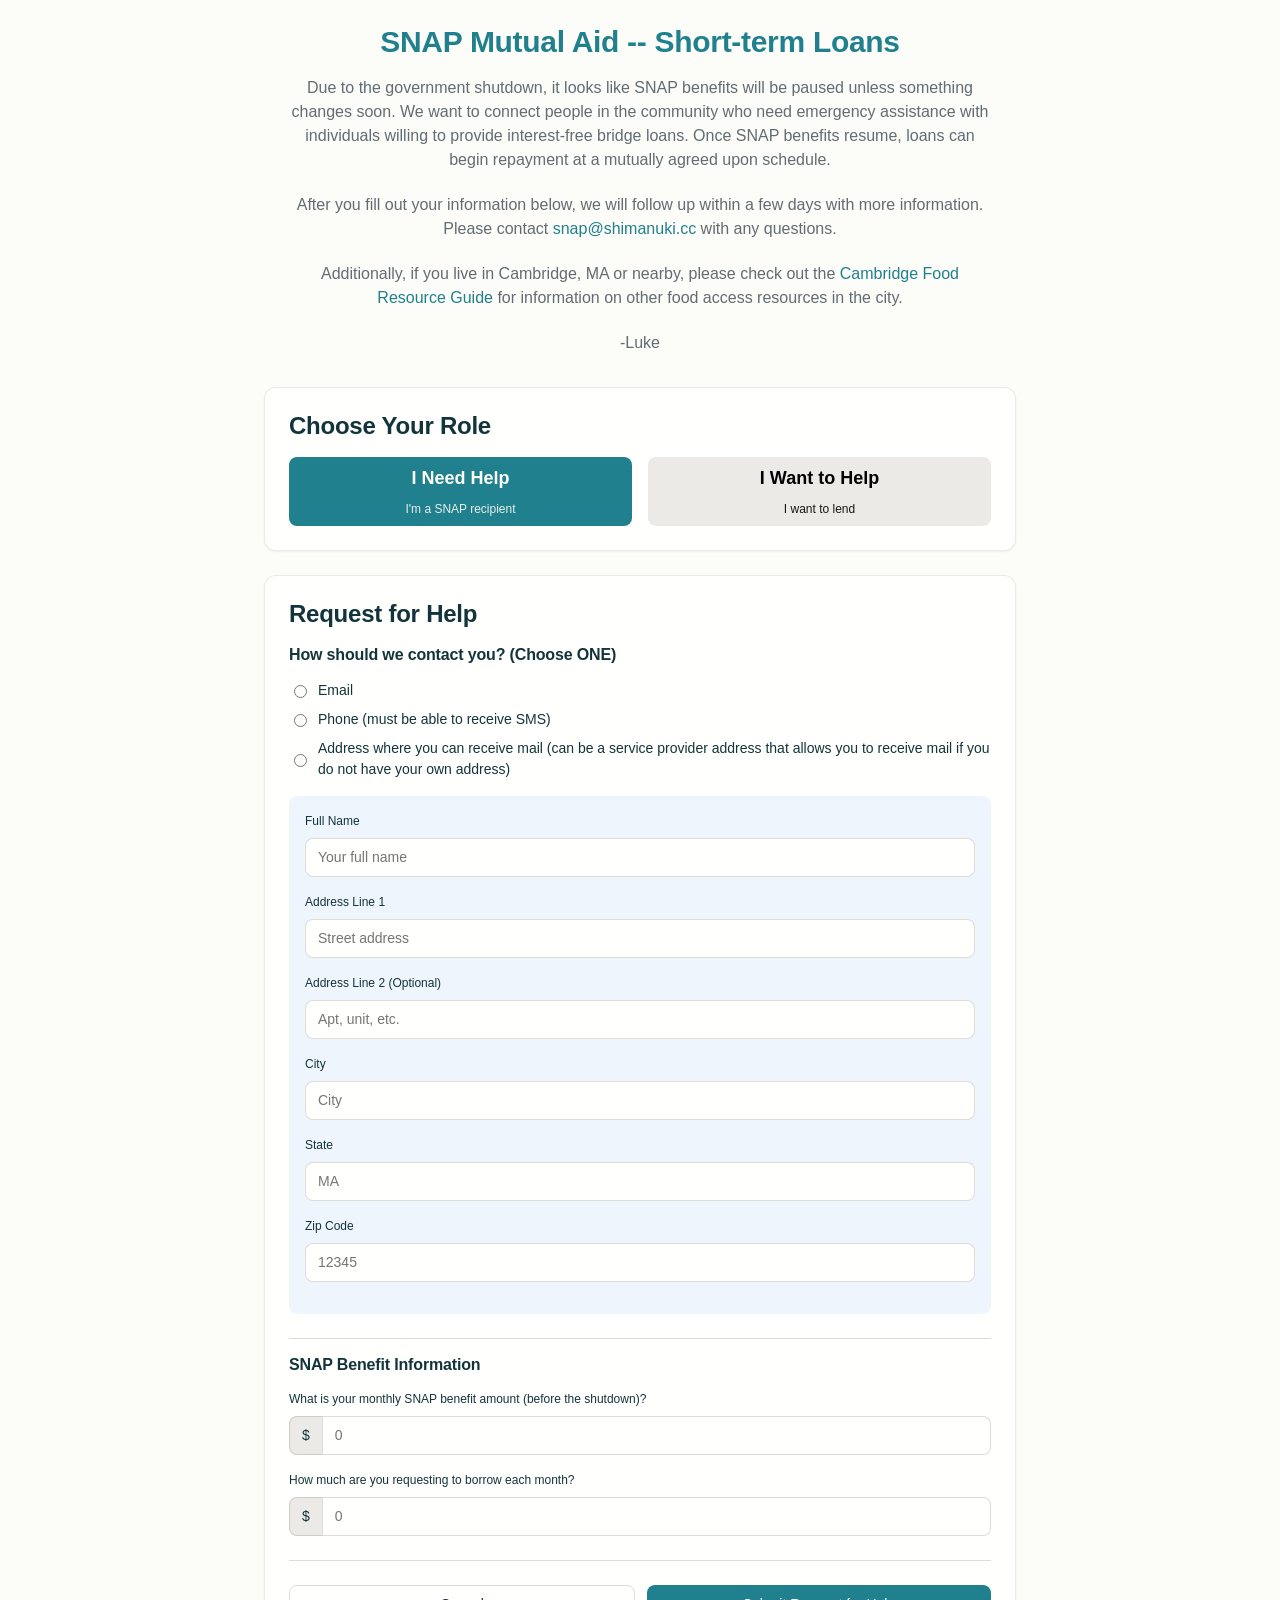
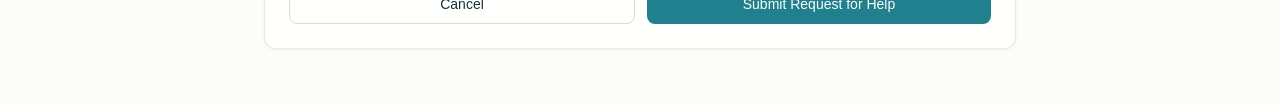
<file: index.html>
<!DOCTYPE html>
<!-- saved from url=(0152)https://ppl-ai-code-interpreter-files.s3.amazonaws.com/web/direct-files/f3d310fac553f9690be6cd384a335dad/0f324683-b233-4bfb-88c0-56f3f2a21ee4/index.html -->
<html lang="en" data-google-analytics-opt-out=""><head><meta http-equiv="Content-Type" content="text/html; charset=UTF-8">
  
  <meta name="viewport" content="width=device-width, initial-scale=1.0">
  <title>SNAP Mutual Aid -- Short-term Loans</title>
  <link rel="stylesheet" href="./index_files/style.css">
</head>
<body>
  <div class="public-container">
    <!-- Header -->
    <header class="public-header">
      <h1>SNAP Mutual Aid -- Short-term Loans</h1>
      <p class="subtitle">Due to the government shutdown, it looks like SNAP benefits will be paused unless something changes soon. We want to connect people in the community who need emergency assistance with individuals willing to provide interest-free bridge loans. Once SNAP benefits resume, loans can begin repayment at a mutually agreed upon schedule.</p>
	  <br>
	  <p class="subtitle">After you fill out your information below, we will follow up within a few days with more information. Please contact <a href="mailto:snap@shimanuki.cc">snap@shimanuki.cc</a> with any questions.</p>
	  <br>
	  <p class="subtitle">Additionally, if you live in Cambridge, MA or nearby, please check out the <a href="https://www.cambridgepublichealth.org/resources/healthy-eating/">Cambridge Food Resource Guide</a> for information on other food access resources in the city.</p>
	  <br>
	  <p class="subtitle">-Luke</p>
    </header>

    <!-- Main Form Section -->
    <section id="formSection" class="form-section">
      <!-- Role Selection -->
      <div class="role-selector card">
        <div class="card__body">
          <h2>Choose Your Role</h2>
          <div class="role-buttons">
            <button class="btn btn--lg role-btn active" id="recipientBtn" data-role="recipient">
              <span class="role-title">I Need Help</span>
              <span class="role-subtitle">I'm a SNAP recipient</span>
            </button>
            <button class="btn btn--lg role-btn" id="lenderBtn" data-role="lender">
              <span class="role-title">I Want to Help</span>
              <span class="role-subtitle">I want to lend</span>
            </button>
          </div>
        </div>
      </div>

      <!-- Recipient Form -->
      <div id="recipientForm" class="form-card card" style="display: block;">
        <div class="card__body">
          <h2>Request for Help</h2>
          
          <form id="recipientFormElement">
            <h3 class="section-title">How should we contact you? (Choose ONE)</h3>
            
            <div class="form-group">
              <div class="radio-group">
                <label class="radio-label">
                  <input type="radio" name="contactMethod" value="email" required="">
                  <span>Email</span>
                </label>
                <label class="radio-label">
                  <input type="radio" name="contactMethod" value="phone">
                  <span>Phone (must be able to receive SMS)</span>
                </label>
                <label class="radio-label">
                  <input type="radio" name="contactMethod" value="mail">
                  <span>Address where you can receive mail (can be a service provider address that allows you to receive mail if you do not have your own address)</span>
                </label>
              </div>
            </div>

            <!-- Email Fields -->
            <div id="emailFields" class="contact-fields" style="display: none;">
              <div class="form-group">
                <label for="recipientFirstName" class="form-label">Full Name</label>
                <input type="text" id="recipientFirstName" class="form-control" placeholder="Your full name">
              </div>
              <div class="form-group">
                <label for="recipientEmail" class="form-label">Email</label>
                <input type="email" id="recipientEmail" class="form-control" placeholder="your.email@example.com">
              </div>
              <div class="form-group">
                <label for="recipientEmailZip" class="form-label">Zip Code</label>
                <input type="text" id="recipientEmailZip" class="form-control" placeholder="12345" maxlength="5" pattern="[0-9]{5}">
              </div>
            </div>

            <!-- Phone Fields -->
            <div id="phoneFields" class="contact-fields" style="display: none;">
              <div class="form-group">
                <label for="recipientPhoneName" class="form-label">Full Name</label>
                <input type="text" id="recipientPhoneName" class="form-control" placeholder="Your full name">
              </div>
              <div class="form-group">
                <label for="recipientPhone" class="form-label">Phone Number</label>
                <input type="tel" id="recipientPhone" class="form-control" placeholder="(555) 123-4567">
              </div>
              <div class="form-group">
                <label for="recipientPhoneZip" class="form-label">Zip Code</label>
                <input type="text" id="recipientPhoneZip" class="form-control" placeholder="12345" maxlength="5" pattern="[0-9]{5}">
              </div>
            </div>

            <!-- Mail Fields -->
            <div id="mailFields" class="contact-fields" style="display: block;">
              <div class="form-group">
                <label for="recipientMailName" class="form-label">Full Name</label>
                <input type="text" id="recipientMailName" class="form-control" placeholder="Your full name" required="">
              </div>
              <div class="form-group">
                <label for="recipientAddress1" class="form-label">Address Line 1</label>
                <input type="text" id="recipientAddress1" class="form-control" placeholder="Street address" required="">
              </div>
              <div class="form-group">
                <label for="recipientAddress2" class="form-label">Address Line 2 (Optional)</label>
                <input type="text" id="recipientAddress2" class="form-control" placeholder="Apt, unit, etc.">
              </div>
              <div class="form-group">
                <label for="recipientCity" class="form-label">City</label>
                <input type="text" id="recipientCity" class="form-control" placeholder="City" required="">
              </div>
              <div class="form-group">
                <label for="recipientState" class="form-label">State</label>
                <input type="text" id="recipientState" class="form-control" placeholder="MA" maxlength="2" pattern="[A-Za-z]{2}" required="">
              </div>
              <div class="form-group">
                <label for="recipientMailZip" class="form-label">Zip Code</label>
                <input type="text" id="recipientMailZip" class="form-control" placeholder="12345" maxlength="5" pattern="[0-9]{5}" required="">
              </div>
            </div>

            <h3 class="section-title">SNAP Benefit Information</h3>
            
            <div class="form-group">
              <label for="snapBenefit" class="form-label">What is your monthly SNAP benefit amount (before the shutdown)?</label>
              <div class="input-with-prefix">
                <span class="input-prefix">$</span>
                <input type="number" id="snapBenefit" class="form-control" min="0" step="1" placeholder="0">
              </div>
            </div>

            <div class="form-group">
              <label for="requestedAmount" class="form-label">How much are you requesting to borrow each month?</label>
              <div class="input-with-prefix">
                <span class="input-prefix">$</span>
                <input type="number" id="requestedAmount" class="form-control" min="0" step="1" placeholder="0">
              </div>
              <div id="amountError" class="error-message" style="display: none; margin-top: 8px;"></div>
            </div>

            <div class="form-actions">
              <button type="button" class="btn btn--outline" id="recipientCancelBtn">Cancel</button>
              <button type="submit" class="btn btn--primary">Submit Request for Help</button>
            </div>
          </form>
        </div>
      </div>

      <!-- Lender Form -->
      <div id="lenderForm" class="form-card card" style="display: none;">
        <div class="card__body">
          <h2>Offer to Help</h2>
          
          <form id="lenderFormElement">
            <h3 class="section-title">Your Information</h3>
            
            <div class="form-group">
              <label for="lenderFirstName" class="form-label">Full Name</label>
              <input type="text" id="lenderFirstName" class="form-control" required="" placeholder="Your full name">
            </div>

            <div class="form-group">
              <label for="lenderEmail" class="form-label">Email</label>
              <input type="email" id="lenderEmail" class="form-control" required="" placeholder="your.email@example.com">
            </div>

            <div class="form-group">
              <label for="lenderZip" class="form-label">Zip Code</label>
              <input type="text" id="lenderZip" class="form-control" required="" placeholder="12345" maxlength="5" pattern="[0-9]{5}">
            </div>

            <h3 class="section-title">How Much Can You Lend?</h3>
            
            <div class="form-group">
              <label for="loanAmount" class="form-label">How much are you willing to lend per month?</label>
              <div class="input-with-prefix">
                <span class="input-prefix">$</span>
                <input type="number" id="loanAmount" class="form-control" required="" min="0" step="1" placeholder="0">
              </div>
            </div>

            <div class="form-actions">
              <button type="button" class="btn btn--outline" id="lenderCancelBtn">Cancel</button>
              <button type="submit" class="btn btn--primary">Submit Offer to Help</button>
            </div>
          </form>
        </div>
      </div>

      <!-- Success Screen -->
      <div id="successScreen" class="success-card card" style="display: none;">
        <div class="card__body">
          <div class="success-icon">✓</div>
          <h2 id="successTitle"></h2>
          <div class="confirmation-box">
            <p class="confirmation-label">Your confirmation ID:</p>
            <p class="confirmation-guid" id="confirmationGuid"></p>
          </div>
          <p id="successMessage" class="success-details"></p>
          <button class="btn btn--primary btn--full-width" id="submitAnotherBtn">Submit Another Request</button>
        </div>
      </div>
    </section>



  </div>

  <script src="./index_files/jsencrypt.min.js"></script>
  <script src="./index_files/supabase-js@2"></script>
  <script src="./index_files/app.js"></script>

</body></html>
</file>
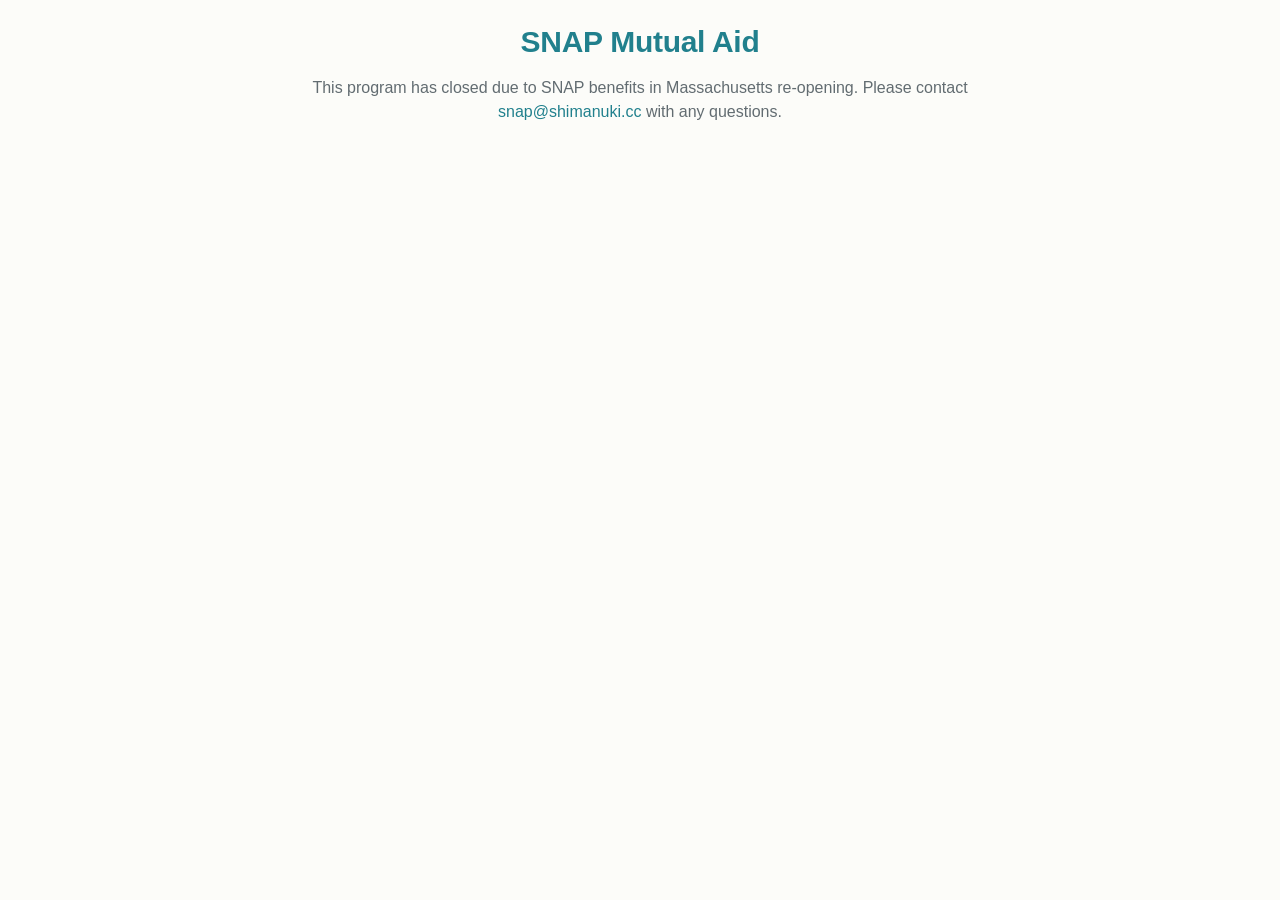
<file: docs/index.html>
<!DOCTYPE html>
<!-- saved from url=(0152)https://ppl-ai-code-interpreter-files.s3.amazonaws.com/web/direct-files/f3d310fac553f9690be6cd384a335dad/0f324683-b233-4bfb-88c0-56f3f2a21ee4/index.html -->
<html lang="en" data-google-analytics-opt-out=""><head><meta http-equiv="Content-Type" content="text/html; charset=UTF-8">
  
  <meta name="viewport" content="width=device-width, initial-scale=1.0">
  <title>SNAP Mutual Aid -- Short-term Loans</title>
  <link rel="stylesheet" href="./index_files/style.css">
</head>
<body>
  <div class="public-container">
    <!-- Header -->
    <header class="public-header">
      <h1>SNAP Mutual Aid</h1>
      <p class="subtitle">This program has closed due to SNAP benefits in Massachusetts re-opening. Please contact <a href="mailto:snap@shimanuki.cc">snap@shimanuki.cc</a> with any questions.</p>
    </header>
  </div>

  <script src="./index_files/jsencrypt.min.js"></script>
  <script src="./index_files/supabase-js@2"></script>
  <script src="./index_files/app.js"></script>

</body></html>
</file>
<file: index_files/style.css>
:root {
  /* Primitive Color Tokens */
  --color-white: rgba(255, 255, 255, 1);
  --color-black: rgba(0, 0, 0, 1);
  --color-cream-50: rgba(252, 252, 249, 1);
  --color-cream-100: rgba(255, 255, 253, 1);
  --color-gray-200: rgba(245, 245, 245, 1);
  --color-gray-300: rgba(167, 169, 169, 1);
  --color-gray-400: rgba(119, 124, 124, 1);
  --color-slate-500: rgba(98, 108, 113, 1);
  --color-brown-600: rgba(94, 82, 64, 1);
  --color-charcoal-700: rgba(31, 33, 33, 1);
  --color-charcoal-800: rgba(38, 40, 40, 1);
  --color-slate-900: rgba(19, 52, 59, 1);
  --color-teal-300: rgba(50, 184, 198, 1);
  --color-teal-400: rgba(45, 166, 178, 1);
  --color-teal-500: rgba(33, 128, 141, 1);
  --color-teal-600: rgba(29, 116, 128, 1);
  --color-teal-700: rgba(26, 104, 115, 1);
  --color-teal-800: rgba(41, 150, 161, 1);
  --color-red-400: rgba(255, 84, 89, 1);
  --color-red-500: rgba(192, 21, 47, 1);
  --color-orange-400: rgba(230, 129, 97, 1);
  --color-orange-500: rgba(168, 75, 47, 1);

  /* RGB versions for opacity control */
  --color-brown-600-rgb: 94, 82, 64;
  --color-teal-500-rgb: 33, 128, 141;
  --color-slate-900-rgb: 19, 52, 59;
  --color-slate-500-rgb: 98, 108, 113;
  --color-red-500-rgb: 192, 21, 47;
  --color-red-400-rgb: 255, 84, 89;
  --color-orange-500-rgb: 168, 75, 47;
  --color-orange-400-rgb: 230, 129, 97;

  /* Background color tokens (Light Mode) */
  --color-bg-1: rgba(59, 130, 246, 0.08); /* Light blue */
  --color-bg-2: rgba(245, 158, 11, 0.08); /* Light yellow */
  --color-bg-3: rgba(34, 197, 94, 0.08); /* Light green */
  --color-bg-4: rgba(239, 68, 68, 0.08); /* Light red */
  --color-bg-5: rgba(147, 51, 234, 0.08); /* Light purple */
  --color-bg-6: rgba(249, 115, 22, 0.08); /* Light orange */
  --color-bg-7: rgba(236, 72, 153, 0.08); /* Light pink */
  --color-bg-8: rgba(6, 182, 212, 0.08); /* Light cyan */

  /* Semantic Color Tokens (Light Mode) */
  --color-background: var(--color-cream-50);
  --color-surface: var(--color-cream-100);
  --color-text: var(--color-slate-900);
  --color-text-secondary: var(--color-slate-500);
  --color-primary: var(--color-teal-500);
  --color-primary-hover: var(--color-teal-600);
  --color-primary-active: var(--color-teal-700);
  --color-secondary: rgba(var(--color-brown-600-rgb), 0.12);
  --color-secondary-hover: rgba(var(--color-brown-600-rgb), 0.2);
  --color-secondary-active: rgba(var(--color-brown-600-rgb), 0.25);
  --color-border: rgba(var(--color-brown-600-rgb), 0.2);
  --color-btn-primary-text: var(--color-cream-50);
  --color-card-border: rgba(var(--color-brown-600-rgb), 0.12);
  --color-card-border-inner: rgba(var(--color-brown-600-rgb), 0.12);
  --color-error: var(--color-red-500);
  --color-success: var(--color-teal-500);
  --color-warning: var(--color-orange-500);
  --color-info: var(--color-slate-500);
  --color-focus-ring: rgba(var(--color-teal-500-rgb), 0.4);
  --color-select-caret: rgba(var(--color-slate-900-rgb), 0.8);

  /* Common style patterns */
  --focus-ring: 0 0 0 3px var(--color-focus-ring);
  --focus-outline: 2px solid var(--color-primary);
  --status-bg-opacity: 0.15;
  --status-border-opacity: 0.25;
  --select-caret-light: url("data:image/svg+xml,%3Csvg xmlns='http://www.w3.org/2000/svg' width='16' height='16' viewBox='0 0 24 24' fill='none' stroke='%23134252' stroke-width='2' stroke-linecap='round' stroke-linejoin='round'%3E%3Cpolyline points='6 9 12 15 18 9'%3E%3C/polyline%3E%3C/svg%3E");
  --select-caret-dark: url("data:image/svg+xml,%3Csvg xmlns='http://www.w3.org/2000/svg' width='16' height='16' viewBox='0 0 24 24' fill='none' stroke='%23f5f5f5' stroke-width='2' stroke-linecap='round' stroke-linejoin='round'%3E%3Cpolyline points='6 9 12 15 18 9'%3E%3C/polyline%3E%3C/svg%3E");

  /* RGB versions for opacity control */
  --color-success-rgb: 33, 128, 141;
  --color-error-rgb: 192, 21, 47;
  --color-warning-rgb: 168, 75, 47;
  --color-info-rgb: 98, 108, 113;

  /* Typography */
  --font-family-base: "FKGroteskNeue", "Geist", "Inter", -apple-system,
    BlinkMacSystemFont, "Segoe UI", Roboto, sans-serif;
  --font-family-mono: "Berkeley Mono", ui-monospace, SFMono-Regular, Menlo,
    Monaco, Consolas, monospace;
  --font-size-xs: 11px;
  --font-size-sm: 12px;
  --font-size-base: 14px;
  --font-size-md: 14px;
  --font-size-lg: 16px;
  --font-size-xl: 18px;
  --font-size-2xl: 20px;
  --font-size-3xl: 24px;
  --font-size-4xl: 30px;
  --font-weight-normal: 400;
  --font-weight-medium: 500;
  --font-weight-semibold: 550;
  --font-weight-bold: 600;
  --line-height-tight: 1.2;
  --line-height-normal: 1.5;
  --letter-spacing-tight: -0.01em;

  /* Spacing */
  --space-0: 0;
  --space-1: 1px;
  --space-2: 2px;
  --space-4: 4px;
  --space-6: 6px;
  --space-8: 8px;
  --space-10: 10px;
  --space-12: 12px;
  --space-16: 16px;
  --space-20: 20px;
  --space-24: 24px;
  --space-32: 32px;

  /* Border Radius */
  --radius-sm: 6px;
  --radius-base: 8px;
  --radius-md: 10px;
  --radius-lg: 12px;
  --radius-full: 9999px;

  /* Shadows */
  --shadow-xs: 0 1px 2px rgba(0, 0, 0, 0.02);
  --shadow-sm: 0 1px 3px rgba(0, 0, 0, 0.04), 0 1px 2px rgba(0, 0, 0, 0.02);
  --shadow-md: 0 4px 6px -1px rgba(0, 0, 0, 0.04),
    0 2px 4px -1px rgba(0, 0, 0, 0.02);
  --shadow-lg: 0 10px 15px -3px rgba(0, 0, 0, 0.04),
    0 4px 6px -2px rgba(0, 0, 0, 0.02);
  --shadow-inset-sm: inset 0 1px 0 rgba(255, 255, 255, 0.15),
    inset 0 -1px 0 rgba(0, 0, 0, 0.03);

  /* Animation */
  --duration-fast: 150ms;
  --duration-normal: 250ms;
  --ease-standard: cubic-bezier(0.16, 1, 0.3, 1);

  /* Layout */
  --container-sm: 640px;
  --container-md: 768px;
  --container-lg: 1024px;
  --container-xl: 1280px;
}

/* Dark mode colors */
@media (prefers-color-scheme: dark) {
  :root {
    /* RGB versions for opacity control (Dark Mode) */
    --color-gray-400-rgb: 119, 124, 124;
    --color-teal-300-rgb: 50, 184, 198;
    --color-gray-300-rgb: 167, 169, 169;
    --color-gray-200-rgb: 245, 245, 245;

    /* Background color tokens (Dark Mode) */
    --color-bg-1: rgba(29, 78, 216, 0.15); /* Dark blue */
    --color-bg-2: rgba(180, 83, 9, 0.15); /* Dark yellow */
    --color-bg-3: rgba(21, 128, 61, 0.15); /* Dark green */
    --color-bg-4: rgba(185, 28, 28, 0.15); /* Dark red */
    --color-bg-5: rgba(107, 33, 168, 0.15); /* Dark purple */
    --color-bg-6: rgba(194, 65, 12, 0.15); /* Dark orange */
    --color-bg-7: rgba(190, 24, 93, 0.15); /* Dark pink */
    --color-bg-8: rgba(8, 145, 178, 0.15); /* Dark cyan */

    /* Semantic Color Tokens (Dark Mode) */
    --color-background: var(--color-charcoal-700);
    --color-surface: var(--color-charcoal-800);
    --color-text: var(--color-gray-200);
    --color-text-secondary: rgba(var(--color-gray-300-rgb), 0.7);
    --color-primary: var(--color-teal-300);
    --color-primary-hover: var(--color-teal-400);
    --color-primary-active: var(--color-teal-800);
    --color-secondary: rgba(var(--color-gray-400-rgb), 0.15);
    --color-secondary-hover: rgba(var(--color-gray-400-rgb), 0.25);
    --color-secondary-active: rgba(var(--color-gray-400-rgb), 0.3);
    --color-border: rgba(var(--color-gray-400-rgb), 0.3);
    --color-error: var(--color-red-400);
    --color-success: var(--color-teal-300);
    --color-warning: var(--color-orange-400);
    --color-info: var(--color-gray-300);
    --color-focus-ring: rgba(var(--color-teal-300-rgb), 0.4);
    --color-btn-primary-text: var(--color-slate-900);
    --color-card-border: rgba(var(--color-gray-400-rgb), 0.2);
    --color-card-border-inner: rgba(var(--color-gray-400-rgb), 0.15);
    --shadow-inset-sm: inset 0 1px 0 rgba(255, 255, 255, 0.1),
      inset 0 -1px 0 rgba(0, 0, 0, 0.15);
    --button-border-secondary: rgba(var(--color-gray-400-rgb), 0.2);
    --color-border-secondary: rgba(var(--color-gray-400-rgb), 0.2);
    --color-select-caret: rgba(var(--color-gray-200-rgb), 0.8);

    /* Common style patterns - updated for dark mode */
    --focus-ring: 0 0 0 3px var(--color-focus-ring);
    --focus-outline: 2px solid var(--color-primary);
    --status-bg-opacity: 0.15;
    --status-border-opacity: 0.25;
    --select-caret-light: url("data:image/svg+xml,%3Csvg xmlns='http://www.w3.org/2000/svg' width='16' height='16' viewBox='0 0 24 24' fill='none' stroke='%23134252' stroke-width='2' stroke-linecap='round' stroke-linejoin='round'%3E%3Cpolyline points='6 9 12 15 18 9'%3E%3C/polyline%3E%3C/svg%3E");
    --select-caret-dark: url("data:image/svg+xml,%3Csvg xmlns='http://www.w3.org/2000/svg' width='16' height='16' viewBox='0 0 24 24' fill='none' stroke='%23f5f5f5' stroke-width='2' stroke-linecap='round' stroke-linejoin='round'%3E%3Cpolyline points='6 9 12 15 18 9'%3E%3C/polyline%3E%3C/svg%3E");

    /* RGB versions for dark mode */
    --color-success-rgb: var(--color-teal-300-rgb);
    --color-error-rgb: var(--color-red-400-rgb);
    --color-warning-rgb: var(--color-orange-400-rgb);
    --color-info-rgb: var(--color-gray-300-rgb);
  }
}

/* Data attribute for manual theme switching */
[data-color-scheme="dark"] {
  /* RGB versions for opacity control (dark mode) */
  --color-gray-400-rgb: 119, 124, 124;
  --color-teal-300-rgb: 50, 184, 198;
  --color-gray-300-rgb: 167, 169, 169;
  --color-gray-200-rgb: 245, 245, 245;

  /* Colorful background palette - Dark Mode */
  --color-bg-1: rgba(29, 78, 216, 0.15); /* Dark blue */
  --color-bg-2: rgba(180, 83, 9, 0.15); /* Dark yellow */
  --color-bg-3: rgba(21, 128, 61, 0.15); /* Dark green */
  --color-bg-4: rgba(185, 28, 28, 0.15); /* Dark red */
  --color-bg-5: rgba(107, 33, 168, 0.15); /* Dark purple */
  --color-bg-6: rgba(194, 65, 12, 0.15); /* Dark orange */
  --color-bg-7: rgba(190, 24, 93, 0.15); /* Dark pink */
  --color-bg-8: rgba(8, 145, 178, 0.15); /* Dark cyan */

  /* Semantic Color Tokens (Dark Mode) */
  --color-background: var(--color-charcoal-700);
  --color-surface: var(--color-charcoal-800);
  --color-text: var(--color-gray-200);
  --color-text-secondary: rgba(var(--color-gray-300-rgb), 0.7);
  --color-primary: var(--color-teal-300);
  --color-primary-hover: var(--color-teal-400);
  --color-primary-active: var(--color-teal-800);
  --color-secondary: rgba(var(--color-gray-400-rgb), 0.15);
  --color-secondary-hover: rgba(var(--color-gray-400-rgb), 0.25);
  --color-secondary-active: rgba(var(--color-gray-400-rgb), 0.3);
  --color-border: rgba(var(--color-gray-400-rgb), 0.3);
  --color-error: var(--color-red-400);
  --color-success: var(--color-teal-300);
  --color-warning: var(--color-orange-400);
  --color-info: var(--color-gray-300);
  --color-focus-ring: rgba(var(--color-teal-300-rgb), 0.4);
  --color-btn-primary-text: var(--color-slate-900);
  --color-card-border: rgba(var(--color-gray-400-rgb), 0.15);
  --color-card-border-inner: rgba(var(--color-gray-400-rgb), 0.15);
  --shadow-inset-sm: inset 0 1px 0 rgba(255, 255, 255, 0.1),
    inset 0 -1px 0 rgba(0, 0, 0, 0.15);
  --color-border-secondary: rgba(var(--color-gray-400-rgb), 0.2);
  --color-select-caret: rgba(var(--color-gray-200-rgb), 0.8);

  /* Common style patterns - updated for dark mode */
  --focus-ring: 0 0 0 3px var(--color-focus-ring);
  --focus-outline: 2px solid var(--color-primary);
  --status-bg-opacity: 0.15;
  --status-border-opacity: 0.25;
  --select-caret-light: url("data:image/svg+xml,%3Csvg xmlns='http://www.w3.org/2000/svg' width='16' height='16' viewBox='0 0 24 24' fill='none' stroke='%23134252' stroke-width='2' stroke-linecap='round' stroke-linejoin='round'%3E%3Cpolyline points='6 9 12 15 18 9'%3E%3C/polyline%3E%3C/svg%3E");
  --select-caret-dark: url("data:image/svg+xml,%3Csvg xmlns='http://www.w3.org/2000/svg' width='16' height='16' viewBox='0 0 24 24' fill='none' stroke='%23f5f5f5' stroke-width='2' stroke-linecap='round' stroke-linejoin='round'%3E%3Cpolyline points='6 9 12 15 18 9'%3E%3C/polyline%3E%3C/svg%3E");

  /* RGB versions for dark mode */
  --color-success-rgb: var(--color-teal-300-rgb);
  --color-error-rgb: var(--color-red-400-rgb);
  --color-warning-rgb: var(--color-orange-400-rgb);
  --color-info-rgb: var(--color-gray-300-rgb);
}

[data-color-scheme="light"] {
  /* RGB versions for opacity control (light mode) */
  --color-brown-600-rgb: 94, 82, 64;
  --color-teal-500-rgb: 33, 128, 141;
  --color-slate-900-rgb: 19, 52, 59;

  /* Semantic Color Tokens (Light Mode) */
  --color-background: var(--color-cream-50);
  --color-surface: var(--color-cream-100);
  --color-text: var(--color-slate-900);
  --color-text-secondary: var(--color-slate-500);
  --color-primary: var(--color-teal-500);
  --color-primary-hover: var(--color-teal-600);
  --color-primary-active: var(--color-teal-700);
  --color-secondary: rgba(var(--color-brown-600-rgb), 0.12);
  --color-secondary-hover: rgba(var(--color-brown-600-rgb), 0.2);
  --color-secondary-active: rgba(var(--color-brown-600-rgb), 0.25);
  --color-border: rgba(var(--color-brown-600-rgb), 0.2);
  --color-btn-primary-text: var(--color-cream-50);
  --color-card-border: rgba(var(--color-brown-600-rgb), 0.12);
  --color-card-border-inner: rgba(var(--color-brown-600-rgb), 0.12);
  --color-error: var(--color-red-500);
  --color-success: var(--color-teal-500);
  --color-warning: var(--color-orange-500);
  --color-info: var(--color-slate-500);
  --color-focus-ring: rgba(var(--color-teal-500-rgb), 0.4);

  /* RGB versions for light mode */
  --color-success-rgb: var(--color-teal-500-rgb);
  --color-error-rgb: var(--color-red-500-rgb);
  --color-warning-rgb: var(--color-orange-500-rgb);
  --color-info-rgb: var(--color-slate-500-rgb);
}

/* Base styles */
html {
  font-size: var(--font-size-base);
  font-family: var(--font-family-base);
  line-height: var(--line-height-normal);
  color: var(--color-text);
  background-color: var(--color-background);
  -webkit-font-smoothing: antialiased;
  box-sizing: border-box;
}

body {
  margin: 0;
  padding: 0;
}

*,
*::before,
*::after {
  box-sizing: inherit;
}

/* Typography */
h1,
h2,
h3,
h4,
h5,
h6 {
  margin: 0;
  font-weight: var(--font-weight-semibold);
  line-height: var(--line-height-tight);
  color: var(--color-text);
  letter-spacing: var(--letter-spacing-tight);
}

h1 {
  font-size: var(--font-size-4xl);
}
h2 {
  font-size: var(--font-size-3xl);
}
h3 {
  font-size: var(--font-size-2xl);
}
h4 {
  font-size: var(--font-size-xl);
}
h5 {
  font-size: var(--font-size-lg);
}
h6 {
  font-size: var(--font-size-md);
}

p {
  margin: 0 0 var(--space-16) 0;
}

a {
  color: var(--color-primary);
  text-decoration: none;
  transition: color var(--duration-fast) var(--ease-standard);
}

a:hover {
  color: var(--color-primary-hover);
}

code,
pre {
  font-family: var(--font-family-mono);
  font-size: calc(var(--font-size-base) * 0.95);
  background-color: var(--color-secondary);
  border-radius: var(--radius-sm);
}

code {
  padding: var(--space-1) var(--space-4);
}

pre {
  padding: var(--space-16);
  margin: var(--space-16) 0;
  overflow: auto;
  border: 1px solid var(--color-border);
}

pre code {
  background: none;
  padding: 0;
}

/* Buttons */
.btn {
  display: inline-flex;
  align-items: center;
  justify-content: center;
  padding: var(--space-8) var(--space-16);
  border-radius: var(--radius-base);
  font-size: var(--font-size-base);
  font-weight: 500;
  line-height: 1.5;
  cursor: pointer;
  transition: all var(--duration-normal) var(--ease-standard);
  border: none;
  text-decoration: none;
  position: relative;
}

.btn:focus-visible {
  outline: none;
  box-shadow: var(--focus-ring);
}

.btn--primary {
  background: var(--color-primary);
  color: var(--color-btn-primary-text);
}

.btn--primary:hover {
  background: var(--color-primary-hover);
}

.btn--primary:active {
  background: var(--color-primary-active);
}

.btn--secondary {
  background: var(--color-secondary);
  color: var(--color-text);
}

.btn--secondary:hover {
  background: var(--color-secondary-hover);
}

.btn--secondary:active {
  background: var(--color-secondary-active);
}

.btn--outline {
  background: transparent;
  border: 1px solid var(--color-border);
  color: var(--color-text);
}

.btn--outline:hover {
  background: var(--color-secondary);
}

.btn--sm {
  padding: var(--space-4) var(--space-12);
  font-size: var(--font-size-sm);
  border-radius: var(--radius-sm);
}

.btn--lg {
  padding: var(--space-10) var(--space-20);
  font-size: var(--font-size-lg);
  border-radius: var(--radius-md);
}

.btn--full-width {
  width: 100%;
}

.btn:disabled {
  opacity: 0.5;
  cursor: not-allowed;
}

/* Form elements */
.form-control {
  display: block;
  width: 100%;
  padding: var(--space-8) var(--space-12);
  font-size: var(--font-size-md);
  line-height: 1.5;
  color: var(--color-text);
  background-color: var(--color-surface);
  border: 1px solid var(--color-border);
  border-radius: var(--radius-base);
  transition: border-color var(--duration-fast) var(--ease-standard),
    box-shadow var(--duration-fast) var(--ease-standard);
}

textarea.form-control {
  font-family: var(--font-family-base);
  font-size: var(--font-size-base);
}

select.form-control {
  padding: var(--space-8) var(--space-12);
  -webkit-appearance: none;
  -moz-appearance: none;
  appearance: none;
  background-image: var(--select-caret-light);
  background-repeat: no-repeat;
  background-position: right var(--space-12) center;
  background-size: 16px;
  padding-right: var(--space-32);
}

/* Add a dark mode specific caret */
@media (prefers-color-scheme: dark) {
  select.form-control {
    background-image: var(--select-caret-dark);
  }
}

/* Also handle data-color-scheme */
[data-color-scheme="dark"] select.form-control {
  background-image: var(--select-caret-dark);
}

[data-color-scheme="light"] select.form-control {
  background-image: var(--select-caret-light);
}

.form-control:focus {
  border-color: var(--color-primary);
  outline: var(--focus-outline);
}

.form-label {
  display: block;
  margin-bottom: var(--space-8);
  font-weight: var(--font-weight-medium);
  font-size: var(--font-size-sm);
}

.form-group {
  margin-bottom: var(--space-16);
}

/* Card component */
.card {
  background-color: var(--color-surface);
  border-radius: var(--radius-lg);
  border: 1px solid var(--color-card-border);
  box-shadow: var(--shadow-sm);
  overflow: hidden;
  transition: box-shadow var(--duration-normal) var(--ease-standard);
}

.card:hover {
  box-shadow: var(--shadow-md);
}

.card__body {
  padding: var(--space-16);
}

.card__header,
.card__footer {
  padding: var(--space-16);
  border-bottom: 1px solid var(--color-card-border-inner);
}

/* Status indicators - simplified with CSS variables */
.status {
  display: inline-flex;
  align-items: center;
  padding: var(--space-6) var(--space-12);
  border-radius: var(--radius-full);
  font-weight: var(--font-weight-medium);
  font-size: var(--font-size-sm);
}

.status--success {
  background-color: rgba(
    var(--color-success-rgb, 33, 128, 141),
    var(--status-bg-opacity)
  );
  color: var(--color-success);
  border: 1px solid
    rgba(var(--color-success-rgb, 33, 128, 141), var(--status-border-opacity));
}

.status--error {
  background-color: rgba(
    var(--color-error-rgb, 192, 21, 47),
    var(--status-bg-opacity)
  );
  color: var(--color-error);
  border: 1px solid
    rgba(var(--color-error-rgb, 192, 21, 47), var(--status-border-opacity));
}

.status--warning {
  background-color: rgba(
    var(--color-warning-rgb, 168, 75, 47),
    var(--status-bg-opacity)
  );
  color: var(--color-warning);
  border: 1px solid
    rgba(var(--color-warning-rgb, 168, 75, 47), var(--status-border-opacity));
}

.status--info {
  background-color: rgba(
    var(--color-info-rgb, 98, 108, 113),
    var(--status-bg-opacity)
  );
  color: var(--color-info);
  border: 1px solid
    rgba(var(--color-info-rgb, 98, 108, 113), var(--status-border-opacity));
}

/* Container layout */
.container {
  width: 100%;
  margin-right: auto;
  margin-left: auto;
  padding-right: var(--space-16);
  padding-left: var(--space-16);
}

@media (min-width: 640px) {
  .container {
    max-width: var(--container-sm);
  }
}
@media (min-width: 768px) {
  .container {
    max-width: var(--container-md);
  }
}
@media (min-width: 1024px) {
  .container {
    max-width: var(--container-lg);
  }
}
@media (min-width: 1280px) {
  .container {
    max-width: var(--container-xl);
  }
}

/* Utility classes */
.flex {
  display: flex;
}
.flex-col {
  flex-direction: column;
}
.items-center {
  align-items: center;
}
.justify-center {
  justify-content: center;
}
.justify-between {
  justify-content: space-between;
}
.gap-4 {
  gap: var(--space-4);
}
.gap-8 {
  gap: var(--space-8);
}
.gap-16 {
  gap: var(--space-16);
}

.m-0 {
  margin: 0;
}
.mt-8 {
  margin-top: var(--space-8);
}
.mb-8 {
  margin-bottom: var(--space-8);
}
.mx-8 {
  margin-left: var(--space-8);
  margin-right: var(--space-8);
}
.my-8 {
  margin-top: var(--space-8);
  margin-bottom: var(--space-8);
}

.p-0 {
  padding: 0;
}
.py-8 {
  padding-top: var(--space-8);
  padding-bottom: var(--space-8);
}
.px-8 {
  padding-left: var(--space-8);
  padding-right: var(--space-8);
}
.py-16 {
  padding-top: var(--space-16);
  padding-bottom: var(--space-16);
}
.px-16 {
  padding-left: var(--space-16);
  padding-right: var(--space-16);
}

.block {
  display: block;
}
.hidden {
  display: none;
}

/* Accessibility */
.sr-only {
  position: absolute;
  width: 1px;
  height: 1px;
  padding: 0;
  margin: -1px;
  overflow: hidden;
  clip: rect(0, 0, 0, 0);
  white-space: nowrap;
  border-width: 0;
}

:focus-visible {
  outline: var(--focus-outline);
  outline-offset: 2px;
}

/* Dark mode specifics */
[data-color-scheme="dark"] .btn--outline {
  border: 1px solid var(--color-border-secondary);
}

@font-face {
  font-family: 'FKGroteskNeue';
  src: url('https://r2cdn.perplexity.ai/fonts/FKGroteskNeue.woff2')
    format('woff2');
}

/* END PERPLEXITY DESIGN SYSTEM */
:root {
  /* Primitive Color Tokens */
  --color-white: rgba(255, 255, 255, 1);
  --color-black: rgba(0, 0, 0, 1);
  --color-cream-50: rgba(252, 252, 249, 1);
  --color-cream-100: rgba(255, 255, 253, 1);
  --color-gray-200: rgba(245, 245, 245, 1);
  --color-gray-300: rgba(167, 169, 169, 1);
  --color-gray-400: rgba(119, 124, 124, 1);
  --color-slate-500: rgba(98, 108, 113, 1);
  --color-brown-600: rgba(94, 82, 64, 1);
  --color-charcoal-700: rgba(31, 33, 33, 1);
  --color-charcoal-800: rgba(38, 40, 40, 1);
  --color-slate-900: rgba(19, 52, 59, 1);
  --color-teal-300: rgba(50, 184, 198, 1);
  --color-teal-400: rgba(45, 166, 178, 1);
  --color-teal-500: rgba(33, 128, 141, 1);
  --color-teal-600: rgba(29, 116, 128, 1);
  --color-teal-700: rgba(26, 104, 115, 1);
  --color-teal-800: rgba(41, 150, 161, 1);
  --color-red-400: rgba(255, 84, 89, 1);
  --color-red-500: rgba(192, 21, 47, 1);
  --color-orange-400: rgba(230, 129, 97, 1);
  --color-orange-500: rgba(168, 75, 47, 1);

  /* RGB versions for opacity control */
  --color-brown-600-rgb: 94, 82, 64;
  --color-teal-500-rgb: 33, 128, 141;
  --color-slate-900-rgb: 19, 52, 59;
  --color-slate-500-rgb: 98, 108, 113;
  --color-red-500-rgb: 192, 21, 47;
  --color-red-400-rgb: 255, 84, 89;
  --color-orange-500-rgb: 168, 75, 47;
  --color-orange-400-rgb: 230, 129, 97;

  /* Background color tokens (Light Mode) */
  --color-bg-1: rgba(59, 130, 246, 0.08);
  --color-bg-2: rgba(245, 158, 11, 0.08);
  --color-bg-3: rgba(34, 197, 94, 0.08);
  --color-bg-4: rgba(239, 68, 68, 0.08);
  --color-bg-5: rgba(147, 51, 234, 0.08);
  --color-bg-6: rgba(249, 115, 22, 0.08);
  --color-bg-7: rgba(236, 72, 153, 0.08);
  --color-bg-8: rgba(6, 182, 212, 0.08);

  /* Semantic Color Tokens (Light Mode) */
  --color-background: var(--color-cream-50);
  --color-surface: var(--color-cream-100);
  --color-text: var(--color-slate-900);
  --color-text-secondary: var(--color-slate-500);
  --color-primary: var(--color-teal-500);
  --color-primary-hover: var(--color-teal-600);
  --color-primary-active: var(--color-teal-700);
  --color-secondary: rgba(var(--color-brown-600-rgb), 0.12);
  --color-secondary-hover: rgba(var(--color-brown-600-rgb), 0.2);
  --color-secondary-active: rgba(var(--color-brown-600-rgb), 0.25);
  --color-border: rgba(var(--color-brown-600-rgb), 0.2);
  --color-btn-primary-text: var(--color-cream-50);
  --color-card-border: rgba(var(--color-brown-600-rgb), 0.12);
  --color-card-border-inner: rgba(var(--color-brown-600-rgb), 0.12);
  --color-error: var(--color-red-500);
  --color-success: var(--color-teal-500);
  --color-warning: var(--color-orange-500);
  --color-info: var(--color-slate-500);
  --color-focus-ring: rgba(var(--color-teal-500-rgb), 0.4);
  --color-select-caret: rgba(var(--color-slate-900-rgb), 0.8);

  /* Common style patterns */
  --focus-ring: 0 0 0 3px var(--color-focus-ring);
  --focus-outline: 2px solid var(--color-primary);
  --status-bg-opacity: 0.15;
  --status-border-opacity: 0.25;

  /* RGB versions for opacity control */
  --color-success-rgb: 33, 128, 141;
  --color-error-rgb: 192, 21, 47;
  --color-warning-rgb: 168, 75, 47;
  --color-info-rgb: 98, 108, 113;

  /* Typography */
  --font-family-base: "FKGroteskNeue", "Geist", "Inter", -apple-system, BlinkMacSystemFont, "Segoe UI", Roboto, sans-serif;
  --font-family-mono: "Berkeley Mono", ui-monospace, SFMono-Regular, Menlo, Monaco, Consolas, monospace;
  --font-size-xs: 11px;
  --font-size-sm: 12px;
  --font-size-base: 14px;
  --font-size-md: 14px;
  --font-size-lg: 16px;
  --font-size-xl: 18px;
  --font-size-2xl: 20px;
  --font-size-3xl: 24px;
  --font-size-4xl: 30px;
  --font-weight-normal: 400;
  --font-weight-medium: 500;
  --font-weight-semibold: 550;
  --font-weight-bold: 600;
  --line-height-tight: 1.2;
  --line-height-normal: 1.5;
  --letter-spacing-tight: -0.01em;

  /* Spacing */
  --space-0: 0;
  --space-1: 1px;
  --space-2: 2px;
  --space-4: 4px;
  --space-6: 6px;
  --space-8: 8px;
  --space-10: 10px;
  --space-12: 12px;
  --space-16: 16px;
  --space-20: 20px;
  --space-24: 24px;
  --space-32: 32px;

  /* Border Radius */
  --radius-sm: 6px;
  --radius-base: 8px;
  --radius-md: 10px;
  --radius-lg: 12px;
  --radius-full: 9999px;

  /* Shadows */
  --shadow-xs: 0 1px 2px rgba(0, 0, 0, 0.02);
  --shadow-sm: 0 1px 3px rgba(0, 0, 0, 0.04), 0 1px 2px rgba(0, 0, 0, 0.02);
  --shadow-md: 0 4px 6px -1px rgba(0, 0, 0, 0.04), 0 2px 4px -1px rgba(0, 0, 0, 0.02);
  --shadow-lg: 0 10px 15px -3px rgba(0, 0, 0, 0.04), 0 4px 6px -2px rgba(0, 0, 0, 0.02);
  --shadow-inset-sm: inset 0 1px 0 rgba(255, 255, 255, 0.15), inset 0 -1px 0 rgba(0, 0, 0, 0.03);

  /* Animation */
  --duration-fast: 150ms;
  --duration-normal: 250ms;
  --ease-standard: cubic-bezier(0.16, 1, 0.3, 1);

  /* Layout */
  --container-sm: 640px;
  --container-md: 768px;
  --container-lg: 1024px;
  --container-xl: 1280px;
}

@font-face {
  font-family: 'FKGroteskNeue';
  src: url('https://r2cdn.perplexity.ai/fonts/FKGroteskNeue.woff2') format('woff2');
}

/* Base styles */
html {
  font-size: var(--font-size-base);
  font-family: var(--font-family-base);
  line-height: var(--line-height-normal);
  color: var(--color-text);
  background-color: var(--color-background);
  -webkit-font-smoothing: antialiased;
  box-sizing: border-box;
}

body {
  margin: 0;
  padding: 0;
}

*, *::before, *::after {
  box-sizing: inherit;
}

/* Typography */
h1, h2, h3, h4, h5, h6 {
  margin: 0;
  font-weight: var(--font-weight-semibold);
  line-height: var(--line-height-tight);
  color: var(--color-text);
  letter-spacing: var(--letter-spacing-tight);
}

h1 { font-size: var(--font-size-4xl); }
h2 { font-size: var(--font-size-3xl); margin-bottom: var(--space-16); }
h3 { font-size: var(--font-size-2xl); }
h4 { font-size: var(--font-size-xl); }

/* Public Container */
.public-container {
  max-width: 800px;
  margin: 0 auto;
  padding: var(--space-24);
}

/* Header */
.public-header {
  text-align: center;
  margin-bottom: var(--space-32);
}

.public-header h1 {
  margin-bottom: var(--space-16);
  color: var(--color-primary);
}

.subtitle {
  font-size: var(--font-size-lg);
  color: var(--color-text-secondary);
  line-height: var(--line-height-normal);
  max-width: 700px;
  margin: 0 auto;
}

/* Form Section */
.form-section {
  margin-bottom: var(--space-32);
}

.role-selector {
  margin-bottom: var(--space-24);
}

.role-buttons {
  display: grid;
  grid-template-columns: repeat(auto-fit, minmax(250px, 1fr));
  gap: var(--space-16);
  margin-top: var(--space-16);
}

.role-btn {
  display: flex;
  flex-direction: column;
  align-items: center;
  gap: var(--space-8);
  padding: var(--space-24) var(--space-16);
  background: var(--color-secondary);
  border: 2px solid var(--color-border);
  transition: all var(--duration-normal) var(--ease-standard);
}

.role-btn:hover {
  background: var(--color-secondary-hover);
  border-color: var(--color-primary);
  transform: translateY(-2px);
}

.role-btn.active {
  background: var(--color-primary);
  border-color: var(--color-primary);
  color: var(--color-btn-primary-text);
}

.role-title {
  font-size: var(--font-size-xl);
  font-weight: var(--font-weight-semibold);
}

.role-subtitle {
  font-size: var(--font-size-sm);
  opacity: 0.9;
}

.form-card {
  margin-bottom: var(--space-24);
}

.section-title {
  font-size: var(--font-size-lg);
  font-weight: var(--font-weight-semibold);
  margin: var(--space-24) 0 var(--space-16) 0;
  padding-top: var(--space-16);
  border-top: 1px solid var(--color-border);
}

.section-title:first-of-type {
  margin-top: 0;
  padding-top: 0;
  border-top: none;
}

.contact-fields {
  padding: var(--space-16);
  background-color: var(--color-bg-1);
  border-radius: var(--radius-base);
  margin: var(--space-16) 0;
}

.form-actions {
  display: flex;
  gap: var(--space-12);
  margin-top: var(--space-24);
  padding-top: var(--space-24);
  border-top: 1px solid var(--color-border);
}

.form-actions .btn {
  flex: 1;
}

/* Success Screen */
.success-card {
  text-align: center;
  margin-bottom: var(--space-24);
}

.success-icon {
  width: 80px;
  height: 80px;
  border-radius: 50%;
  background-color: var(--color-success);
  color: var(--color-btn-primary-text);
  display: flex;
  align-items: center;
  justify-content: center;
  font-size: 48px;
  margin: 0 auto var(--space-24) auto;
  font-weight: var(--font-weight-bold);
}

.confirmation-box {
  background-color: var(--color-bg-1);
  border: 1px solid var(--color-border);
  border-radius: var(--radius-base);
  padding: var(--space-16);
  margin: var(--space-24) 0;
}

.confirmation-label {
  font-size: var(--font-size-sm);
  color: var(--color-text-secondary);
  margin-bottom: var(--space-8);
}

.confirmation-guid {
  font-family: var(--font-family-mono);
  font-size: var(--font-size-base);
  font-weight: var(--font-weight-semibold);
  color: var(--color-text);
  word-break: break-all;
}

.success-details {
  color: var(--color-text-secondary);
  line-height: var(--line-height-normal);
  margin: var(--space-16) 0;
}

/* Card */
.card {
  background-color: var(--color-surface);
  border-radius: var(--radius-lg);
  border: 1px solid var(--color-card-border);
  box-shadow: var(--shadow-sm);
  overflow: hidden;
  transition: box-shadow var(--duration-normal) var(--ease-standard);
}

.card__body {
  padding: var(--space-24);
}

/* Form Elements */
.form-group {
  margin-bottom: var(--space-16);
}

.form-label {
  display: block;
  margin-bottom: var(--space-8);
  font-weight: var(--font-weight-medium);
  font-size: var(--font-size-sm);
}

.form-control {
  display: block;
  width: 100%;
  padding: var(--space-8) var(--space-12);
  font-size: var(--font-size-md);
  line-height: 1.5;
  color: var(--color-text);
  background-color: var(--color-surface);
  border: 1px solid var(--color-border);
  border-radius: var(--radius-base);
  transition: border-color var(--duration-fast) var(--ease-standard);
  font-family: var(--font-family-base);
}

textarea.form-control {
  resize: vertical;
  font-family: var(--font-family-mono);
  font-size: var(--font-size-sm);
}

.form-control:focus {
  border-color: var(--color-primary);
  outline: var(--focus-outline);
}

.form-help {
  display: block;
  margin-top: var(--space-4);
  font-size: var(--font-size-xs);
  color: var(--color-text-secondary);
}

.input-with-prefix {
  display: flex;
  align-items: center;
}

.input-prefix {
  padding: var(--space-8) var(--space-12);
  background-color: var(--color-secondary);
  border: 1px solid var(--color-border);
  border-right: none;
  border-radius: var(--radius-base) 0 0 var(--radius-base);
  font-weight: var(--font-weight-medium);
}

.input-with-prefix .form-control {
  border-radius: 0 var(--radius-base) var(--radius-base) 0;
}

.radio-group {
  display: flex;
  flex-direction: column;
  gap: var(--space-8);
}

.radio-label {
  display: flex;
  align-items: center;
  gap: var(--space-8);
  cursor: pointer;
}

/* Buttons */
.btn {
  display: inline-flex;
  align-items: center;
  justify-content: center;
  padding: var(--space-8) var(--space-16);
  border-radius: var(--radius-base);
  font-size: var(--font-size-base);
  font-weight: 500;
  line-height: 1.5;
  cursor: pointer;
  transition: all var(--duration-normal) var(--ease-standard);
  border: none;
  text-decoration: none;
  position: relative;
}

.btn:focus-visible {
  outline: none;
  box-shadow: var(--focus-ring);
}

.btn--primary {
  background: var(--color-primary);
  color: var(--color-btn-primary-text);
}

.btn--primary:hover {
  background: var(--color-primary-hover);
}

.btn--outline {
  background: transparent;
  border: 1px solid var(--color-border);
  color: var(--color-text);
}

.btn--outline:hover {
  background: var(--color-secondary);
}

.btn--sm {
  padding: var(--space-4) var(--space-12);
  font-size: var(--font-size-sm);
  border-radius: var(--radius-sm);
}

.btn--full-width {
  width: 100%;
}

.btn:disabled {
  opacity: 0.5;
  cursor: not-allowed;
}

.button-group {
  display: flex;
  gap: var(--space-8);
  flex-wrap: wrap;
}

/* Status indicators */
.status {
  display: inline-flex;
  align-items: center;
  padding: var(--space-6) var(--space-12);
  border-radius: var(--radius-full);
  font-weight: var(--font-weight-medium);
  font-size: var(--font-size-sm);
}

.status--success {
  background-color: rgba(var(--color-success-rgb), var(--status-bg-opacity));
  color: var(--color-success);
  border: 1px solid rgba(var(--color-success-rgb), var(--status-border-opacity));
}

.status--error {
  background-color: rgba(var(--color-error-rgb), var(--status-bg-opacity));
  color: var(--color-error);
  border: 1px solid rgba(var(--color-error-rgb), var(--status-border-opacity));
}

.status--warning {
  background-color: rgba(var(--color-warning-rgb), var(--status-bg-opacity));
  color: var(--color-warning);
  border: 1px solid rgba(var(--color-warning-rgb), var(--status-border-opacity));
}

.status--info {
  background-color: rgba(var(--color-info-rgb), var(--status-bg-opacity));
  color: var(--color-info);
  border: 1px solid rgba(var(--color-info-rgb), var(--status-border-opacity));
}

/* Messages */
.error-message, .success-message, .status-message, .progress-message {
  padding: var(--space-12) var(--space-16);
  border-radius: var(--radius-base);
  margin-top: var(--space-12);
  font-size: var(--font-size-sm);
}

.error-message {
  background-color: rgba(var(--color-error-rgb), var(--status-bg-opacity));
  border: 1px solid rgba(var(--color-error-rgb), var(--status-border-opacity));
  color: var(--color-error);
}

.success-message {
  background-color: rgba(var(--color-success-rgb), var(--status-bg-opacity));
  border: 1px solid rgba(var(--color-success-rgb), var(--status-border-opacity));
  color: var(--color-success);
}

.status-message {
  background-color: var(--color-bg-1);
  border: 1px solid var(--color-border);
  color: var(--color-text);
}

.progress-message {
  background-color: var(--color-bg-2);
  border: 1px solid var(--color-border);
  color: var(--color-text);
  text-align: center;
}





/* Responsive */
@media (max-width: 768px) {
  .public-container {
    padding: var(--space-16);
  }
  
  .role-buttons {
    grid-template-columns: 1fr;
  }
  
  .form-actions {
    flex-direction: column;
  }
  
  .form-actions .btn {
    width: 100%;
  }
}

@media (max-width: 480px) {
  .public-header h1 {
    font-size: var(--font-size-3xl);
  }
  
  .subtitle {
    font-size: var(--font-size-base);
  }
}
</file>
<file: docs/index_files/style.css>
:root {
  /* Primitive Color Tokens */
  --color-white: rgba(255, 255, 255, 1);
  --color-black: rgba(0, 0, 0, 1);
  --color-cream-50: rgba(252, 252, 249, 1);
  --color-cream-100: rgba(255, 255, 253, 1);
  --color-gray-200: rgba(245, 245, 245, 1);
  --color-gray-300: rgba(167, 169, 169, 1);
  --color-gray-400: rgba(119, 124, 124, 1);
  --color-slate-500: rgba(98, 108, 113, 1);
  --color-brown-600: rgba(94, 82, 64, 1);
  --color-charcoal-700: rgba(31, 33, 33, 1);
  --color-charcoal-800: rgba(38, 40, 40, 1);
  --color-slate-900: rgba(19, 52, 59, 1);
  --color-teal-300: rgba(50, 184, 198, 1);
  --color-teal-400: rgba(45, 166, 178, 1);
  --color-teal-500: rgba(33, 128, 141, 1);
  --color-teal-600: rgba(29, 116, 128, 1);
  --color-teal-700: rgba(26, 104, 115, 1);
  --color-teal-800: rgba(41, 150, 161, 1);
  --color-red-400: rgba(255, 84, 89, 1);
  --color-red-500: rgba(192, 21, 47, 1);
  --color-orange-400: rgba(230, 129, 97, 1);
  --color-orange-500: rgba(168, 75, 47, 1);

  /* RGB versions for opacity control */
  --color-brown-600-rgb: 94, 82, 64;
  --color-teal-500-rgb: 33, 128, 141;
  --color-slate-900-rgb: 19, 52, 59;
  --color-slate-500-rgb: 98, 108, 113;
  --color-red-500-rgb: 192, 21, 47;
  --color-red-400-rgb: 255, 84, 89;
  --color-orange-500-rgb: 168, 75, 47;
  --color-orange-400-rgb: 230, 129, 97;

  /* Background color tokens (Light Mode) */
  --color-bg-1: rgba(59, 130, 246, 0.08); /* Light blue */
  --color-bg-2: rgba(245, 158, 11, 0.08); /* Light yellow */
  --color-bg-3: rgba(34, 197, 94, 0.08); /* Light green */
  --color-bg-4: rgba(239, 68, 68, 0.08); /* Light red */
  --color-bg-5: rgba(147, 51, 234, 0.08); /* Light purple */
  --color-bg-6: rgba(249, 115, 22, 0.08); /* Light orange */
  --color-bg-7: rgba(236, 72, 153, 0.08); /* Light pink */
  --color-bg-8: rgba(6, 182, 212, 0.08); /* Light cyan */

  /* Semantic Color Tokens (Light Mode) */
  --color-background: var(--color-cream-50);
  --color-surface: var(--color-cream-100);
  --color-text: var(--color-slate-900);
  --color-text-secondary: var(--color-slate-500);
  --color-primary: var(--color-teal-500);
  --color-primary-hover: var(--color-teal-600);
  --color-primary-active: var(--color-teal-700);
  --color-secondary: rgba(var(--color-brown-600-rgb), 0.12);
  --color-secondary-hover: rgba(var(--color-brown-600-rgb), 0.2);
  --color-secondary-active: rgba(var(--color-brown-600-rgb), 0.25);
  --color-border: rgba(var(--color-brown-600-rgb), 0.2);
  --color-btn-primary-text: var(--color-cream-50);
  --color-card-border: rgba(var(--color-brown-600-rgb), 0.12);
  --color-card-border-inner: rgba(var(--color-brown-600-rgb), 0.12);
  --color-error: var(--color-red-500);
  --color-success: var(--color-teal-500);
  --color-warning: var(--color-orange-500);
  --color-info: var(--color-slate-500);
  --color-focus-ring: rgba(var(--color-teal-500-rgb), 0.4);
  --color-select-caret: rgba(var(--color-slate-900-rgb), 0.8);

  /* Common style patterns */
  --focus-ring: 0 0 0 3px var(--color-focus-ring);
  --focus-outline: 2px solid var(--color-primary);
  --status-bg-opacity: 0.15;
  --status-border-opacity: 0.25;
  --select-caret-light: url("data:image/svg+xml,%3Csvg xmlns='http://www.w3.org/2000/svg' width='16' height='16' viewBox='0 0 24 24' fill='none' stroke='%23134252' stroke-width='2' stroke-linecap='round' stroke-linejoin='round'%3E%3Cpolyline points='6 9 12 15 18 9'%3E%3C/polyline%3E%3C/svg%3E");
  --select-caret-dark: url("data:image/svg+xml,%3Csvg xmlns='http://www.w3.org/2000/svg' width='16' height='16' viewBox='0 0 24 24' fill='none' stroke='%23f5f5f5' stroke-width='2' stroke-linecap='round' stroke-linejoin='round'%3E%3Cpolyline points='6 9 12 15 18 9'%3E%3C/polyline%3E%3C/svg%3E");

  /* RGB versions for opacity control */
  --color-success-rgb: 33, 128, 141;
  --color-error-rgb: 192, 21, 47;
  --color-warning-rgb: 168, 75, 47;
  --color-info-rgb: 98, 108, 113;

  /* Typography */
  --font-family-base: "FKGroteskNeue", "Geist", "Inter", -apple-system,
    BlinkMacSystemFont, "Segoe UI", Roboto, sans-serif;
  --font-family-mono: "Berkeley Mono", ui-monospace, SFMono-Regular, Menlo,
    Monaco, Consolas, monospace;
  --font-size-xs: 11px;
  --font-size-sm: 12px;
  --font-size-base: 14px;
  --font-size-md: 14px;
  --font-size-lg: 16px;
  --font-size-xl: 18px;
  --font-size-2xl: 20px;
  --font-size-3xl: 24px;
  --font-size-4xl: 30px;
  --font-weight-normal: 400;
  --font-weight-medium: 500;
  --font-weight-semibold: 550;
  --font-weight-bold: 600;
  --line-height-tight: 1.2;
  --line-height-normal: 1.5;
  --letter-spacing-tight: -0.01em;

  /* Spacing */
  --space-0: 0;
  --space-1: 1px;
  --space-2: 2px;
  --space-4: 4px;
  --space-6: 6px;
  --space-8: 8px;
  --space-10: 10px;
  --space-12: 12px;
  --space-16: 16px;
  --space-20: 20px;
  --space-24: 24px;
  --space-32: 32px;

  /* Border Radius */
  --radius-sm: 6px;
  --radius-base: 8px;
  --radius-md: 10px;
  --radius-lg: 12px;
  --radius-full: 9999px;

  /* Shadows */
  --shadow-xs: 0 1px 2px rgba(0, 0, 0, 0.02);
  --shadow-sm: 0 1px 3px rgba(0, 0, 0, 0.04), 0 1px 2px rgba(0, 0, 0, 0.02);
  --shadow-md: 0 4px 6px -1px rgba(0, 0, 0, 0.04),
    0 2px 4px -1px rgba(0, 0, 0, 0.02);
  --shadow-lg: 0 10px 15px -3px rgba(0, 0, 0, 0.04),
    0 4px 6px -2px rgba(0, 0, 0, 0.02);
  --shadow-inset-sm: inset 0 1px 0 rgba(255, 255, 255, 0.15),
    inset 0 -1px 0 rgba(0, 0, 0, 0.03);

  /* Animation */
  --duration-fast: 150ms;
  --duration-normal: 250ms;
  --ease-standard: cubic-bezier(0.16, 1, 0.3, 1);

  /* Layout */
  --container-sm: 640px;
  --container-md: 768px;
  --container-lg: 1024px;
  --container-xl: 1280px;
}

/* Dark mode colors */
@media (prefers-color-scheme: dark) {
  :root {
    /* RGB versions for opacity control (Dark Mode) */
    --color-gray-400-rgb: 119, 124, 124;
    --color-teal-300-rgb: 50, 184, 198;
    --color-gray-300-rgb: 167, 169, 169;
    --color-gray-200-rgb: 245, 245, 245;

    /* Background color tokens (Dark Mode) */
    --color-bg-1: rgba(29, 78, 216, 0.15); /* Dark blue */
    --color-bg-2: rgba(180, 83, 9, 0.15); /* Dark yellow */
    --color-bg-3: rgba(21, 128, 61, 0.15); /* Dark green */
    --color-bg-4: rgba(185, 28, 28, 0.15); /* Dark red */
    --color-bg-5: rgba(107, 33, 168, 0.15); /* Dark purple */
    --color-bg-6: rgba(194, 65, 12, 0.15); /* Dark orange */
    --color-bg-7: rgba(190, 24, 93, 0.15); /* Dark pink */
    --color-bg-8: rgba(8, 145, 178, 0.15); /* Dark cyan */

    /* Semantic Color Tokens (Dark Mode) */
    --color-background: var(--color-charcoal-700);
    --color-surface: var(--color-charcoal-800);
    --color-text: var(--color-gray-200);
    --color-text-secondary: rgba(var(--color-gray-300-rgb), 0.7);
    --color-primary: var(--color-teal-300);
    --color-primary-hover: var(--color-teal-400);
    --color-primary-active: var(--color-teal-800);
    --color-secondary: rgba(var(--color-gray-400-rgb), 0.15);
    --color-secondary-hover: rgba(var(--color-gray-400-rgb), 0.25);
    --color-secondary-active: rgba(var(--color-gray-400-rgb), 0.3);
    --color-border: rgba(var(--color-gray-400-rgb), 0.3);
    --color-error: var(--color-red-400);
    --color-success: var(--color-teal-300);
    --color-warning: var(--color-orange-400);
    --color-info: var(--color-gray-300);
    --color-focus-ring: rgba(var(--color-teal-300-rgb), 0.4);
    --color-btn-primary-text: var(--color-slate-900);
    --color-card-border: rgba(var(--color-gray-400-rgb), 0.2);
    --color-card-border-inner: rgba(var(--color-gray-400-rgb), 0.15);
    --shadow-inset-sm: inset 0 1px 0 rgba(255, 255, 255, 0.1),
      inset 0 -1px 0 rgba(0, 0, 0, 0.15);
    --button-border-secondary: rgba(var(--color-gray-400-rgb), 0.2);
    --color-border-secondary: rgba(var(--color-gray-400-rgb), 0.2);
    --color-select-caret: rgba(var(--color-gray-200-rgb), 0.8);

    /* Common style patterns - updated for dark mode */
    --focus-ring: 0 0 0 3px var(--color-focus-ring);
    --focus-outline: 2px solid var(--color-primary);
    --status-bg-opacity: 0.15;
    --status-border-opacity: 0.25;
    --select-caret-light: url("data:image/svg+xml,%3Csvg xmlns='http://www.w3.org/2000/svg' width='16' height='16' viewBox='0 0 24 24' fill='none' stroke='%23134252' stroke-width='2' stroke-linecap='round' stroke-linejoin='round'%3E%3Cpolyline points='6 9 12 15 18 9'%3E%3C/polyline%3E%3C/svg%3E");
    --select-caret-dark: url("data:image/svg+xml,%3Csvg xmlns='http://www.w3.org/2000/svg' width='16' height='16' viewBox='0 0 24 24' fill='none' stroke='%23f5f5f5' stroke-width='2' stroke-linecap='round' stroke-linejoin='round'%3E%3Cpolyline points='6 9 12 15 18 9'%3E%3C/polyline%3E%3C/svg%3E");

    /* RGB versions for dark mode */
    --color-success-rgb: var(--color-teal-300-rgb);
    --color-error-rgb: var(--color-red-400-rgb);
    --color-warning-rgb: var(--color-orange-400-rgb);
    --color-info-rgb: var(--color-gray-300-rgb);
  }
}

/* Data attribute for manual theme switching */
[data-color-scheme="dark"] {
  /* RGB versions for opacity control (dark mode) */
  --color-gray-400-rgb: 119, 124, 124;
  --color-teal-300-rgb: 50, 184, 198;
  --color-gray-300-rgb: 167, 169, 169;
  --color-gray-200-rgb: 245, 245, 245;

  /* Colorful background palette - Dark Mode */
  --color-bg-1: rgba(29, 78, 216, 0.15); /* Dark blue */
  --color-bg-2: rgba(180, 83, 9, 0.15); /* Dark yellow */
  --color-bg-3: rgba(21, 128, 61, 0.15); /* Dark green */
  --color-bg-4: rgba(185, 28, 28, 0.15); /* Dark red */
  --color-bg-5: rgba(107, 33, 168, 0.15); /* Dark purple */
  --color-bg-6: rgba(194, 65, 12, 0.15); /* Dark orange */
  --color-bg-7: rgba(190, 24, 93, 0.15); /* Dark pink */
  --color-bg-8: rgba(8, 145, 178, 0.15); /* Dark cyan */

  /* Semantic Color Tokens (Dark Mode) */
  --color-background: var(--color-charcoal-700);
  --color-surface: var(--color-charcoal-800);
  --color-text: var(--color-gray-200);
  --color-text-secondary: rgba(var(--color-gray-300-rgb), 0.7);
  --color-primary: var(--color-teal-300);
  --color-primary-hover: var(--color-teal-400);
  --color-primary-active: var(--color-teal-800);
  --color-secondary: rgba(var(--color-gray-400-rgb), 0.15);
  --color-secondary-hover: rgba(var(--color-gray-400-rgb), 0.25);
  --color-secondary-active: rgba(var(--color-gray-400-rgb), 0.3);
  --color-border: rgba(var(--color-gray-400-rgb), 0.3);
  --color-error: var(--color-red-400);
  --color-success: var(--color-teal-300);
  --color-warning: var(--color-orange-400);
  --color-info: var(--color-gray-300);
  --color-focus-ring: rgba(var(--color-teal-300-rgb), 0.4);
  --color-btn-primary-text: var(--color-slate-900);
  --color-card-border: rgba(var(--color-gray-400-rgb), 0.15);
  --color-card-border-inner: rgba(var(--color-gray-400-rgb), 0.15);
  --shadow-inset-sm: inset 0 1px 0 rgba(255, 255, 255, 0.1),
    inset 0 -1px 0 rgba(0, 0, 0, 0.15);
  --color-border-secondary: rgba(var(--color-gray-400-rgb), 0.2);
  --color-select-caret: rgba(var(--color-gray-200-rgb), 0.8);

  /* Common style patterns - updated for dark mode */
  --focus-ring: 0 0 0 3px var(--color-focus-ring);
  --focus-outline: 2px solid var(--color-primary);
  --status-bg-opacity: 0.15;
  --status-border-opacity: 0.25;
  --select-caret-light: url("data:image/svg+xml,%3Csvg xmlns='http://www.w3.org/2000/svg' width='16' height='16' viewBox='0 0 24 24' fill='none' stroke='%23134252' stroke-width='2' stroke-linecap='round' stroke-linejoin='round'%3E%3Cpolyline points='6 9 12 15 18 9'%3E%3C/polyline%3E%3C/svg%3E");
  --select-caret-dark: url("data:image/svg+xml,%3Csvg xmlns='http://www.w3.org/2000/svg' width='16' height='16' viewBox='0 0 24 24' fill='none' stroke='%23f5f5f5' stroke-width='2' stroke-linecap='round' stroke-linejoin='round'%3E%3Cpolyline points='6 9 12 15 18 9'%3E%3C/polyline%3E%3C/svg%3E");

  /* RGB versions for dark mode */
  --color-success-rgb: var(--color-teal-300-rgb);
  --color-error-rgb: var(--color-red-400-rgb);
  --color-warning-rgb: var(--color-orange-400-rgb);
  --color-info-rgb: var(--color-gray-300-rgb);
}

[data-color-scheme="light"] {
  /* RGB versions for opacity control (light mode) */
  --color-brown-600-rgb: 94, 82, 64;
  --color-teal-500-rgb: 33, 128, 141;
  --color-slate-900-rgb: 19, 52, 59;

  /* Semantic Color Tokens (Light Mode) */
  --color-background: var(--color-cream-50);
  --color-surface: var(--color-cream-100);
  --color-text: var(--color-slate-900);
  --color-text-secondary: var(--color-slate-500);
  --color-primary: var(--color-teal-500);
  --color-primary-hover: var(--color-teal-600);
  --color-primary-active: var(--color-teal-700);
  --color-secondary: rgba(var(--color-brown-600-rgb), 0.12);
  --color-secondary-hover: rgba(var(--color-brown-600-rgb), 0.2);
  --color-secondary-active: rgba(var(--color-brown-600-rgb), 0.25);
  --color-border: rgba(var(--color-brown-600-rgb), 0.2);
  --color-btn-primary-text: var(--color-cream-50);
  --color-card-border: rgba(var(--color-brown-600-rgb), 0.12);
  --color-card-border-inner: rgba(var(--color-brown-600-rgb), 0.12);
  --color-error: var(--color-red-500);
  --color-success: var(--color-teal-500);
  --color-warning: var(--color-orange-500);
  --color-info: var(--color-slate-500);
  --color-focus-ring: rgba(var(--color-teal-500-rgb), 0.4);

  /* RGB versions for light mode */
  --color-success-rgb: var(--color-teal-500-rgb);
  --color-error-rgb: var(--color-red-500-rgb);
  --color-warning-rgb: var(--color-orange-500-rgb);
  --color-info-rgb: var(--color-slate-500-rgb);
}

/* Base styles */
html {
  font-size: var(--font-size-base);
  font-family: var(--font-family-base);
  line-height: var(--line-height-normal);
  color: var(--color-text);
  background-color: var(--color-background);
  -webkit-font-smoothing: antialiased;
  box-sizing: border-box;
}

body {
  margin: 0;
  padding: 0;
}

*,
*::before,
*::after {
  box-sizing: inherit;
}

/* Typography */
h1,
h2,
h3,
h4,
h5,
h6 {
  margin: 0;
  font-weight: var(--font-weight-semibold);
  line-height: var(--line-height-tight);
  color: var(--color-text);
  letter-spacing: var(--letter-spacing-tight);
}

h1 {
  font-size: var(--font-size-4xl);
}
h2 {
  font-size: var(--font-size-3xl);
}
h3 {
  font-size: var(--font-size-2xl);
}
h4 {
  font-size: var(--font-size-xl);
}
h5 {
  font-size: var(--font-size-lg);
}
h6 {
  font-size: var(--font-size-md);
}

p {
  margin: 0 0 var(--space-16) 0;
}

a {
  color: var(--color-primary);
  text-decoration: none;
  transition: color var(--duration-fast) var(--ease-standard);
}

a:hover {
  color: var(--color-primary-hover);
}

code,
pre {
  font-family: var(--font-family-mono);
  font-size: calc(var(--font-size-base) * 0.95);
  background-color: var(--color-secondary);
  border-radius: var(--radius-sm);
}

code {
  padding: var(--space-1) var(--space-4);
}

pre {
  padding: var(--space-16);
  margin: var(--space-16) 0;
  overflow: auto;
  border: 1px solid var(--color-border);
}

pre code {
  background: none;
  padding: 0;
}

/* Buttons */
.btn {
  display: inline-flex;
  align-items: center;
  justify-content: center;
  padding: var(--space-8) var(--space-16);
  border-radius: var(--radius-base);
  font-size: var(--font-size-base);
  font-weight: 500;
  line-height: 1.5;
  cursor: pointer;
  transition: all var(--duration-normal) var(--ease-standard);
  border: none;
  text-decoration: none;
  position: relative;
}

.btn:focus-visible {
  outline: none;
  box-shadow: var(--focus-ring);
}

.btn--primary {
  background: var(--color-primary);
  color: var(--color-btn-primary-text);
}

.btn--primary:hover {
  background: var(--color-primary-hover);
}

.btn--primary:active {
  background: var(--color-primary-active);
}

.btn--secondary {
  background: var(--color-secondary);
  color: var(--color-text);
}

.btn--secondary:hover {
  background: var(--color-secondary-hover);
}

.btn--secondary:active {
  background: var(--color-secondary-active);
}

.btn--outline {
  background: transparent;
  border: 1px solid var(--color-border);
  color: var(--color-text);
}

.btn--outline:hover {
  background: var(--color-secondary);
}

.btn--sm {
  padding: var(--space-4) var(--space-12);
  font-size: var(--font-size-sm);
  border-radius: var(--radius-sm);
}

.btn--lg {
  padding: var(--space-10) var(--space-20);
  font-size: var(--font-size-lg);
  border-radius: var(--radius-md);
}

.btn--full-width {
  width: 100%;
}

.btn:disabled {
  opacity: 0.5;
  cursor: not-allowed;
}

/* Form elements */
.form-control {
  display: block;
  width: 100%;
  padding: var(--space-8) var(--space-12);
  font-size: var(--font-size-md);
  line-height: 1.5;
  color: var(--color-text);
  background-color: var(--color-surface);
  border: 1px solid var(--color-border);
  border-radius: var(--radius-base);
  transition: border-color var(--duration-fast) var(--ease-standard),
    box-shadow var(--duration-fast) var(--ease-standard);
}

textarea.form-control {
  font-family: var(--font-family-base);
  font-size: var(--font-size-base);
}

select.form-control {
  padding: var(--space-8) var(--space-12);
  -webkit-appearance: none;
  -moz-appearance: none;
  appearance: none;
  background-image: var(--select-caret-light);
  background-repeat: no-repeat;
  background-position: right var(--space-12) center;
  background-size: 16px;
  padding-right: var(--space-32);
}

/* Add a dark mode specific caret */
@media (prefers-color-scheme: dark) {
  select.form-control {
    background-image: var(--select-caret-dark);
  }
}

/* Also handle data-color-scheme */
[data-color-scheme="dark"] select.form-control {
  background-image: var(--select-caret-dark);
}

[data-color-scheme="light"] select.form-control {
  background-image: var(--select-caret-light);
}

.form-control:focus {
  border-color: var(--color-primary);
  outline: var(--focus-outline);
}

.form-label {
  display: block;
  margin-bottom: var(--space-8);
  font-weight: var(--font-weight-medium);
  font-size: var(--font-size-sm);
}

.form-group {
  margin-bottom: var(--space-16);
}

/* Card component */
.card {
  background-color: var(--color-surface);
  border-radius: var(--radius-lg);
  border: 1px solid var(--color-card-border);
  box-shadow: var(--shadow-sm);
  overflow: hidden;
  transition: box-shadow var(--duration-normal) var(--ease-standard);
}

.card:hover {
  box-shadow: var(--shadow-md);
}

.card__body {
  padding: var(--space-16);
}

.card__header,
.card__footer {
  padding: var(--space-16);
  border-bottom: 1px solid var(--color-card-border-inner);
}

/* Status indicators - simplified with CSS variables */
.status {
  display: inline-flex;
  align-items: center;
  padding: var(--space-6) var(--space-12);
  border-radius: var(--radius-full);
  font-weight: var(--font-weight-medium);
  font-size: var(--font-size-sm);
}

.status--success {
  background-color: rgba(
    var(--color-success-rgb, 33, 128, 141),
    var(--status-bg-opacity)
  );
  color: var(--color-success);
  border: 1px solid
    rgba(var(--color-success-rgb, 33, 128, 141), var(--status-border-opacity));
}

.status--error {
  background-color: rgba(
    var(--color-error-rgb, 192, 21, 47),
    var(--status-bg-opacity)
  );
  color: var(--color-error);
  border: 1px solid
    rgba(var(--color-error-rgb, 192, 21, 47), var(--status-border-opacity));
}

.status--warning {
  background-color: rgba(
    var(--color-warning-rgb, 168, 75, 47),
    var(--status-bg-opacity)
  );
  color: var(--color-warning);
  border: 1px solid
    rgba(var(--color-warning-rgb, 168, 75, 47), var(--status-border-opacity));
}

.status--info {
  background-color: rgba(
    var(--color-info-rgb, 98, 108, 113),
    var(--status-bg-opacity)
  );
  color: var(--color-info);
  border: 1px solid
    rgba(var(--color-info-rgb, 98, 108, 113), var(--status-border-opacity));
}

/* Container layout */
.container {
  width: 100%;
  margin-right: auto;
  margin-left: auto;
  padding-right: var(--space-16);
  padding-left: var(--space-16);
}

@media (min-width: 640px) {
  .container {
    max-width: var(--container-sm);
  }
}
@media (min-width: 768px) {
  .container {
    max-width: var(--container-md);
  }
}
@media (min-width: 1024px) {
  .container {
    max-width: var(--container-lg);
  }
}
@media (min-width: 1280px) {
  .container {
    max-width: var(--container-xl);
  }
}

/* Utility classes */
.flex {
  display: flex;
}
.flex-col {
  flex-direction: column;
}
.items-center {
  align-items: center;
}
.justify-center {
  justify-content: center;
}
.justify-between {
  justify-content: space-between;
}
.gap-4 {
  gap: var(--space-4);
}
.gap-8 {
  gap: var(--space-8);
}
.gap-16 {
  gap: var(--space-16);
}

.m-0 {
  margin: 0;
}
.mt-8 {
  margin-top: var(--space-8);
}
.mb-8 {
  margin-bottom: var(--space-8);
}
.mx-8 {
  margin-left: var(--space-8);
  margin-right: var(--space-8);
}
.my-8 {
  margin-top: var(--space-8);
  margin-bottom: var(--space-8);
}

.p-0 {
  padding: 0;
}
.py-8 {
  padding-top: var(--space-8);
  padding-bottom: var(--space-8);
}
.px-8 {
  padding-left: var(--space-8);
  padding-right: var(--space-8);
}
.py-16 {
  padding-top: var(--space-16);
  padding-bottom: var(--space-16);
}
.px-16 {
  padding-left: var(--space-16);
  padding-right: var(--space-16);
}

.block {
  display: block;
}
.hidden {
  display: none;
}

/* Accessibility */
.sr-only {
  position: absolute;
  width: 1px;
  height: 1px;
  padding: 0;
  margin: -1px;
  overflow: hidden;
  clip: rect(0, 0, 0, 0);
  white-space: nowrap;
  border-width: 0;
}

:focus-visible {
  outline: var(--focus-outline);
  outline-offset: 2px;
}

/* Dark mode specifics */
[data-color-scheme="dark"] .btn--outline {
  border: 1px solid var(--color-border-secondary);
}

@font-face {
  font-family: 'FKGroteskNeue';
  src: url('https://r2cdn.perplexity.ai/fonts/FKGroteskNeue.woff2')
    format('woff2');
}

/* END PERPLEXITY DESIGN SYSTEM */
:root {
  /* Primitive Color Tokens */
  --color-white: rgba(255, 255, 255, 1);
  --color-black: rgba(0, 0, 0, 1);
  --color-cream-50: rgba(252, 252, 249, 1);
  --color-cream-100: rgba(255, 255, 253, 1);
  --color-gray-200: rgba(245, 245, 245, 1);
  --color-gray-300: rgba(167, 169, 169, 1);
  --color-gray-400: rgba(119, 124, 124, 1);
  --color-slate-500: rgba(98, 108, 113, 1);
  --color-brown-600: rgba(94, 82, 64, 1);
  --color-charcoal-700: rgba(31, 33, 33, 1);
  --color-charcoal-800: rgba(38, 40, 40, 1);
  --color-slate-900: rgba(19, 52, 59, 1);
  --color-teal-300: rgba(50, 184, 198, 1);
  --color-teal-400: rgba(45, 166, 178, 1);
  --color-teal-500: rgba(33, 128, 141, 1);
  --color-teal-600: rgba(29, 116, 128, 1);
  --color-teal-700: rgba(26, 104, 115, 1);
  --color-teal-800: rgba(41, 150, 161, 1);
  --color-red-400: rgba(255, 84, 89, 1);
  --color-red-500: rgba(192, 21, 47, 1);
  --color-orange-400: rgba(230, 129, 97, 1);
  --color-orange-500: rgba(168, 75, 47, 1);

  /* RGB versions for opacity control */
  --color-brown-600-rgb: 94, 82, 64;
  --color-teal-500-rgb: 33, 128, 141;
  --color-slate-900-rgb: 19, 52, 59;
  --color-slate-500-rgb: 98, 108, 113;
  --color-red-500-rgb: 192, 21, 47;
  --color-red-400-rgb: 255, 84, 89;
  --color-orange-500-rgb: 168, 75, 47;
  --color-orange-400-rgb: 230, 129, 97;

  /* Background color tokens (Light Mode) */
  --color-bg-1: rgba(59, 130, 246, 0.08);
  --color-bg-2: rgba(245, 158, 11, 0.08);
  --color-bg-3: rgba(34, 197, 94, 0.08);
  --color-bg-4: rgba(239, 68, 68, 0.08);
  --color-bg-5: rgba(147, 51, 234, 0.08);
  --color-bg-6: rgba(249, 115, 22, 0.08);
  --color-bg-7: rgba(236, 72, 153, 0.08);
  --color-bg-8: rgba(6, 182, 212, 0.08);

  /* Semantic Color Tokens (Light Mode) */
  --color-background: var(--color-cream-50);
  --color-surface: var(--color-cream-100);
  --color-text: var(--color-slate-900);
  --color-text-secondary: var(--color-slate-500);
  --color-primary: var(--color-teal-500);
  --color-primary-hover: var(--color-teal-600);
  --color-primary-active: var(--color-teal-700);
  --color-secondary: rgba(var(--color-brown-600-rgb), 0.12);
  --color-secondary-hover: rgba(var(--color-brown-600-rgb), 0.2);
  --color-secondary-active: rgba(var(--color-brown-600-rgb), 0.25);
  --color-border: rgba(var(--color-brown-600-rgb), 0.2);
  --color-btn-primary-text: var(--color-cream-50);
  --color-card-border: rgba(var(--color-brown-600-rgb), 0.12);
  --color-card-border-inner: rgba(var(--color-brown-600-rgb), 0.12);
  --color-error: var(--color-red-500);
  --color-success: var(--color-teal-500);
  --color-warning: var(--color-orange-500);
  --color-info: var(--color-slate-500);
  --color-focus-ring: rgba(var(--color-teal-500-rgb), 0.4);
  --color-select-caret: rgba(var(--color-slate-900-rgb), 0.8);

  /* Common style patterns */
  --focus-ring: 0 0 0 3px var(--color-focus-ring);
  --focus-outline: 2px solid var(--color-primary);
  --status-bg-opacity: 0.15;
  --status-border-opacity: 0.25;

  /* RGB versions for opacity control */
  --color-success-rgb: 33, 128, 141;
  --color-error-rgb: 192, 21, 47;
  --color-warning-rgb: 168, 75, 47;
  --color-info-rgb: 98, 108, 113;

  /* Typography */
  --font-family-base: "FKGroteskNeue", "Geist", "Inter", -apple-system, BlinkMacSystemFont, "Segoe UI", Roboto, sans-serif;
  --font-family-mono: "Berkeley Mono", ui-monospace, SFMono-Regular, Menlo, Monaco, Consolas, monospace;
  --font-size-xs: 11px;
  --font-size-sm: 12px;
  --font-size-base: 14px;
  --font-size-md: 14px;
  --font-size-lg: 16px;
  --font-size-xl: 18px;
  --font-size-2xl: 20px;
  --font-size-3xl: 24px;
  --font-size-4xl: 30px;
  --font-weight-normal: 400;
  --font-weight-medium: 500;
  --font-weight-semibold: 550;
  --font-weight-bold: 600;
  --line-height-tight: 1.2;
  --line-height-normal: 1.5;
  --letter-spacing-tight: -0.01em;

  /* Spacing */
  --space-0: 0;
  --space-1: 1px;
  --space-2: 2px;
  --space-4: 4px;
  --space-6: 6px;
  --space-8: 8px;
  --space-10: 10px;
  --space-12: 12px;
  --space-16: 16px;
  --space-20: 20px;
  --space-24: 24px;
  --space-32: 32px;

  /* Border Radius */
  --radius-sm: 6px;
  --radius-base: 8px;
  --radius-md: 10px;
  --radius-lg: 12px;
  --radius-full: 9999px;

  /* Shadows */
  --shadow-xs: 0 1px 2px rgba(0, 0, 0, 0.02);
  --shadow-sm: 0 1px 3px rgba(0, 0, 0, 0.04), 0 1px 2px rgba(0, 0, 0, 0.02);
  --shadow-md: 0 4px 6px -1px rgba(0, 0, 0, 0.04), 0 2px 4px -1px rgba(0, 0, 0, 0.02);
  --shadow-lg: 0 10px 15px -3px rgba(0, 0, 0, 0.04), 0 4px 6px -2px rgba(0, 0, 0, 0.02);
  --shadow-inset-sm: inset 0 1px 0 rgba(255, 255, 255, 0.15), inset 0 -1px 0 rgba(0, 0, 0, 0.03);

  /* Animation */
  --duration-fast: 150ms;
  --duration-normal: 250ms;
  --ease-standard: cubic-bezier(0.16, 1, 0.3, 1);

  /* Layout */
  --container-sm: 640px;
  --container-md: 768px;
  --container-lg: 1024px;
  --container-xl: 1280px;
}

@font-face {
  font-family: 'FKGroteskNeue';
  src: url('https://r2cdn.perplexity.ai/fonts/FKGroteskNeue.woff2') format('woff2');
}

/* Base styles */
html {
  font-size: var(--font-size-base);
  font-family: var(--font-family-base);
  line-height: var(--line-height-normal);
  color: var(--color-text);
  background-color: var(--color-background);
  -webkit-font-smoothing: antialiased;
  box-sizing: border-box;
}

body {
  margin: 0;
  padding: 0;
}

*, *::before, *::after {
  box-sizing: inherit;
}

/* Typography */
h1, h2, h3, h4, h5, h6 {
  margin: 0;
  font-weight: var(--font-weight-semibold);
  line-height: var(--line-height-tight);
  color: var(--color-text);
  letter-spacing: var(--letter-spacing-tight);
}

h1 { font-size: var(--font-size-4xl); }
h2 { font-size: var(--font-size-3xl); margin-bottom: var(--space-16); }
h3 { font-size: var(--font-size-2xl); }
h4 { font-size: var(--font-size-xl); }

/* Public Container */
.public-container {
  max-width: 800px;
  margin: 0 auto;
  padding: var(--space-24);
}

/* Header */
.public-header {
  text-align: center;
  margin-bottom: var(--space-32);
}

.public-header h1 {
  margin-bottom: var(--space-16);
  color: var(--color-primary);
}

.subtitle {
  font-size: var(--font-size-lg);
  color: var(--color-text-secondary);
  line-height: var(--line-height-normal);
  max-width: 700px;
  margin: 0 auto;
}

/* Form Section */
.form-section {
  margin-bottom: var(--space-32);
}

.role-selector {
  margin-bottom: var(--space-24);
}

.role-buttons {
  display: grid;
  grid-template-columns: repeat(auto-fit, minmax(250px, 1fr));
  gap: var(--space-16);
  margin-top: var(--space-16);
}

.role-btn {
  display: flex;
  flex-direction: column;
  align-items: center;
  gap: var(--space-8);
  padding: var(--space-24) var(--space-16);
  background: var(--color-secondary);
  border: 2px solid var(--color-border);
  transition: all var(--duration-normal) var(--ease-standard);
}

.role-btn:hover {
  background: var(--color-secondary-hover);
  border-color: var(--color-primary);
  transform: translateY(-2px);
}

.role-btn.active {
  background: var(--color-primary);
  border-color: var(--color-primary);
  color: var(--color-btn-primary-text);
}

.role-title {
  font-size: var(--font-size-xl);
  font-weight: var(--font-weight-semibold);
}

.role-subtitle {
  font-size: var(--font-size-sm);
  opacity: 0.9;
}

.form-card {
  margin-bottom: var(--space-24);
}

.section-title {
  font-size: var(--font-size-lg);
  font-weight: var(--font-weight-semibold);
  margin: var(--space-24) 0 var(--space-16) 0;
  padding-top: var(--space-16);
  border-top: 1px solid var(--color-border);
}

.section-title:first-of-type {
  margin-top: 0;
  padding-top: 0;
  border-top: none;
}

.contact-fields {
  padding: var(--space-16);
  background-color: var(--color-bg-1);
  border-radius: var(--radius-base);
  margin: var(--space-16) 0;
}

.form-actions {
  display: flex;
  gap: var(--space-12);
  margin-top: var(--space-24);
  padding-top: var(--space-24);
  border-top: 1px solid var(--color-border);
}

.form-actions .btn {
  flex: 1;
}

/* Success Screen */
.success-card {
  text-align: center;
  margin-bottom: var(--space-24);
}

.success-icon {
  width: 80px;
  height: 80px;
  border-radius: 50%;
  background-color: var(--color-success);
  color: var(--color-btn-primary-text);
  display: flex;
  align-items: center;
  justify-content: center;
  font-size: 48px;
  margin: 0 auto var(--space-24) auto;
  font-weight: var(--font-weight-bold);
}

.confirmation-box {
  background-color: var(--color-bg-1);
  border: 1px solid var(--color-border);
  border-radius: var(--radius-base);
  padding: var(--space-16);
  margin: var(--space-24) 0;
}

.confirmation-label {
  font-size: var(--font-size-sm);
  color: var(--color-text-secondary);
  margin-bottom: var(--space-8);
}

.confirmation-guid {
  font-family: var(--font-family-mono);
  font-size: var(--font-size-base);
  font-weight: var(--font-weight-semibold);
  color: var(--color-text);
  word-break: break-all;
}

.success-details {
  color: var(--color-text-secondary);
  line-height: var(--line-height-normal);
  margin: var(--space-16) 0;
}

/* Card */
.card {
  background-color: var(--color-surface);
  border-radius: var(--radius-lg);
  border: 1px solid var(--color-card-border);
  box-shadow: var(--shadow-sm);
  overflow: hidden;
  transition: box-shadow var(--duration-normal) var(--ease-standard);
}

.card__body {
  padding: var(--space-24);
}

/* Form Elements */
.form-group {
  margin-bottom: var(--space-16);
}

.form-label {
  display: block;
  margin-bottom: var(--space-8);
  font-weight: var(--font-weight-medium);
  font-size: var(--font-size-sm);
}

.form-control {
  display: block;
  width: 100%;
  padding: var(--space-8) var(--space-12);
  font-size: var(--font-size-md);
  line-height: 1.5;
  color: var(--color-text);
  background-color: var(--color-surface);
  border: 1px solid var(--color-border);
  border-radius: var(--radius-base);
  transition: border-color var(--duration-fast) var(--ease-standard);
  font-family: var(--font-family-base);
}

textarea.form-control {
  resize: vertical;
  font-family: var(--font-family-mono);
  font-size: var(--font-size-sm);
}

.form-control:focus {
  border-color: var(--color-primary);
  outline: var(--focus-outline);
}

.form-help {
  display: block;
  margin-top: var(--space-4);
  font-size: var(--font-size-xs);
  color: var(--color-text-secondary);
}

.input-with-prefix {
  display: flex;
  align-items: center;
}

.input-prefix {
  padding: var(--space-8) var(--space-12);
  background-color: var(--color-secondary);
  border: 1px solid var(--color-border);
  border-right: none;
  border-radius: var(--radius-base) 0 0 var(--radius-base);
  font-weight: var(--font-weight-medium);
}

.input-with-prefix .form-control {
  border-radius: 0 var(--radius-base) var(--radius-base) 0;
}

.radio-group {
  display: flex;
  flex-direction: column;
  gap: var(--space-8);
}

.radio-label {
  display: flex;
  align-items: center;
  gap: var(--space-8);
  cursor: pointer;
}

/* Buttons */
.btn {
  display: inline-flex;
  align-items: center;
  justify-content: center;
  padding: var(--space-8) var(--space-16);
  border-radius: var(--radius-base);
  font-size: var(--font-size-base);
  font-weight: 500;
  line-height: 1.5;
  cursor: pointer;
  transition: all var(--duration-normal) var(--ease-standard);
  border: none;
  text-decoration: none;
  position: relative;
}

.btn:focus-visible {
  outline: none;
  box-shadow: var(--focus-ring);
}

.btn--primary {
  background: var(--color-primary);
  color: var(--color-btn-primary-text);
}

.btn--primary:hover {
  background: var(--color-primary-hover);
}

.btn--outline {
  background: transparent;
  border: 1px solid var(--color-border);
  color: var(--color-text);
}

.btn--outline:hover {
  background: var(--color-secondary);
}

.btn--sm {
  padding: var(--space-4) var(--space-12);
  font-size: var(--font-size-sm);
  border-radius: var(--radius-sm);
}

.btn--full-width {
  width: 100%;
}

.btn:disabled {
  opacity: 0.5;
  cursor: not-allowed;
}

.button-group {
  display: flex;
  gap: var(--space-8);
  flex-wrap: wrap;
}

/* Status indicators */
.status {
  display: inline-flex;
  align-items: center;
  padding: var(--space-6) var(--space-12);
  border-radius: var(--radius-full);
  font-weight: var(--font-weight-medium);
  font-size: var(--font-size-sm);
}

.status--success {
  background-color: rgba(var(--color-success-rgb), var(--status-bg-opacity));
  color: var(--color-success);
  border: 1px solid rgba(var(--color-success-rgb), var(--status-border-opacity));
}

.status--error {
  background-color: rgba(var(--color-error-rgb), var(--status-bg-opacity));
  color: var(--color-error);
  border: 1px solid rgba(var(--color-error-rgb), var(--status-border-opacity));
}

.status--warning {
  background-color: rgba(var(--color-warning-rgb), var(--status-bg-opacity));
  color: var(--color-warning);
  border: 1px solid rgba(var(--color-warning-rgb), var(--status-border-opacity));
}

.status--info {
  background-color: rgba(var(--color-info-rgb), var(--status-bg-opacity));
  color: var(--color-info);
  border: 1px solid rgba(var(--color-info-rgb), var(--status-border-opacity));
}

/* Messages */
.error-message, .success-message, .status-message, .progress-message {
  padding: var(--space-12) var(--space-16);
  border-radius: var(--radius-base);
  margin-top: var(--space-12);
  font-size: var(--font-size-sm);
}

.error-message {
  background-color: rgba(var(--color-error-rgb), var(--status-bg-opacity));
  border: 1px solid rgba(var(--color-error-rgb), var(--status-border-opacity));
  color: var(--color-error);
}

.success-message {
  background-color: rgba(var(--color-success-rgb), var(--status-bg-opacity));
  border: 1px solid rgba(var(--color-success-rgb), var(--status-border-opacity));
  color: var(--color-success);
}

.status-message {
  background-color: var(--color-bg-1);
  border: 1px solid var(--color-border);
  color: var(--color-text);
}

.progress-message {
  background-color: var(--color-bg-2);
  border: 1px solid var(--color-border);
  color: var(--color-text);
  text-align: center;
}





/* Responsive */
@media (max-width: 768px) {
  .public-container {
    padding: var(--space-16);
  }
  
  .role-buttons {
    grid-template-columns: 1fr;
  }
  
  .form-actions {
    flex-direction: column;
  }
  
  .form-actions .btn {
    width: 100%;
  }
}

@media (max-width: 480px) {
  .public-header h1 {
    font-size: var(--font-size-3xl);
  }
  
  .subtitle {
    font-size: var(--font-size-base);
  }
}
</file>
